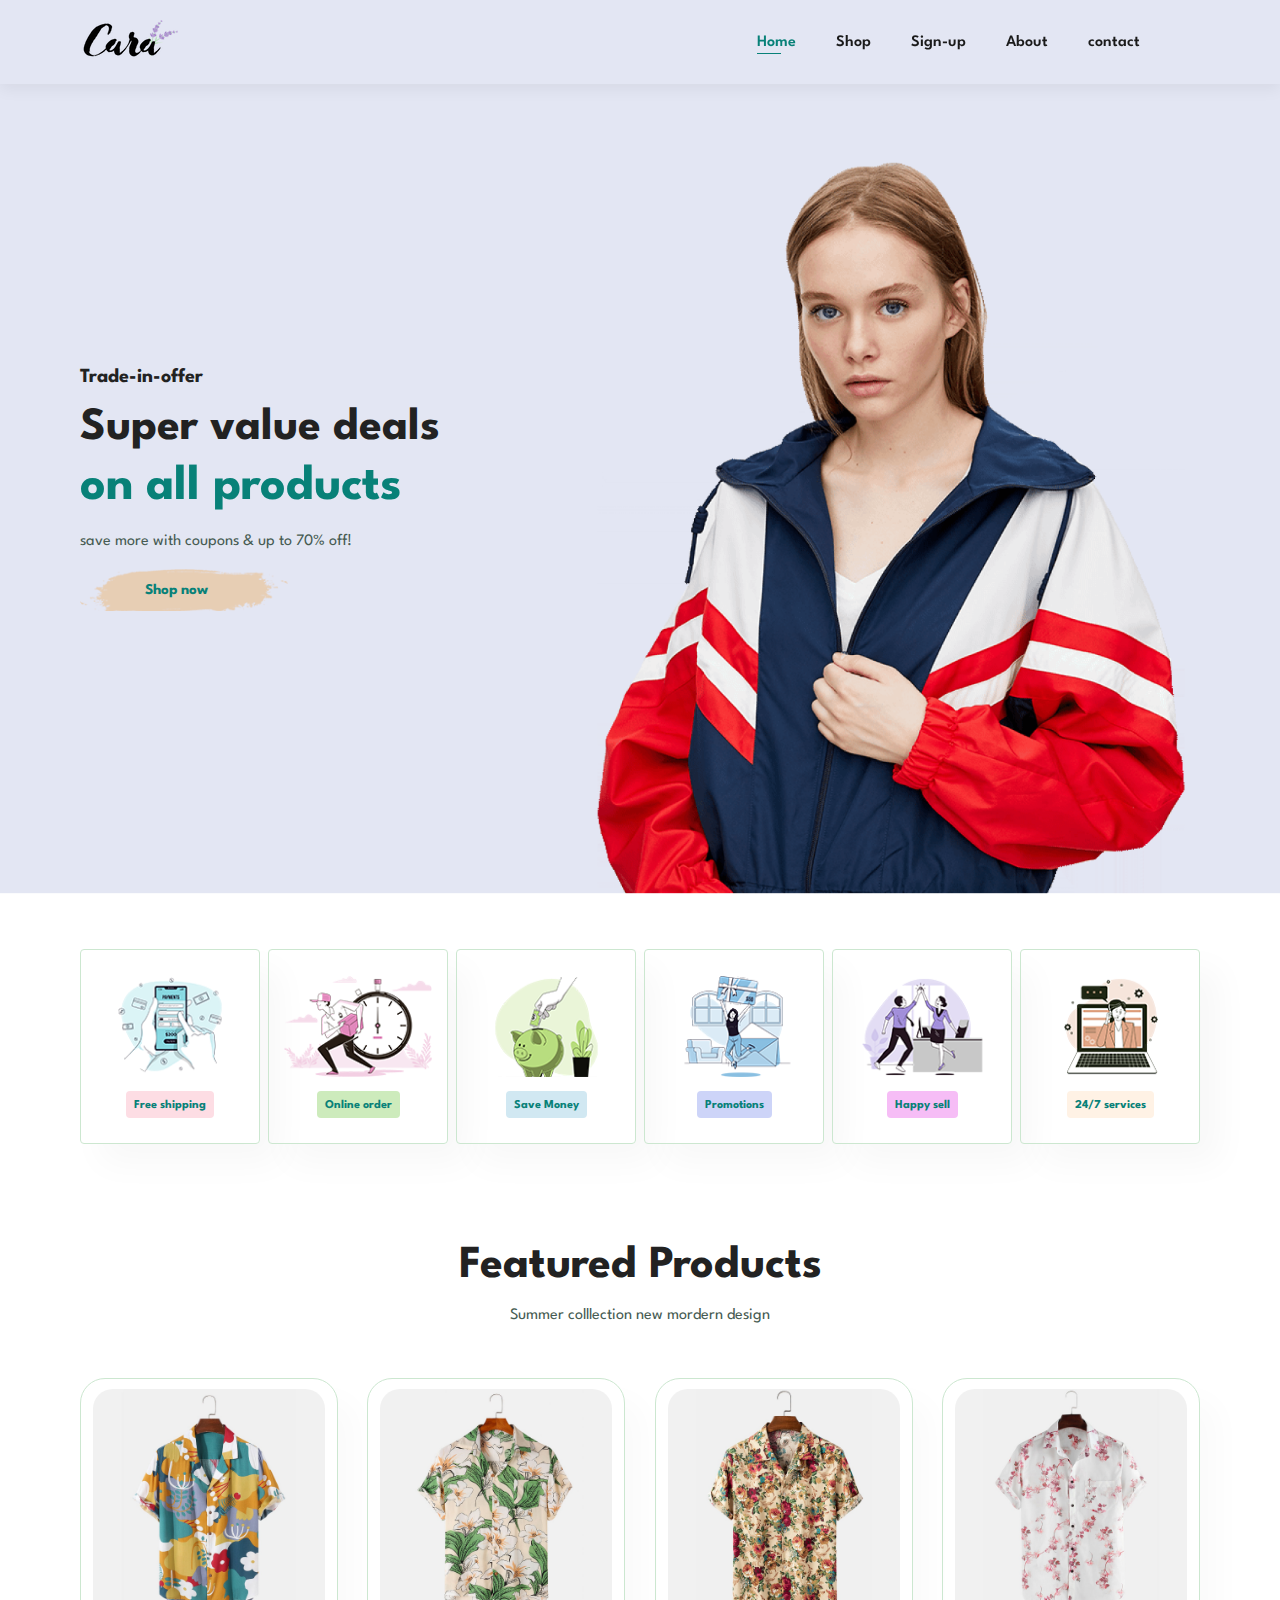
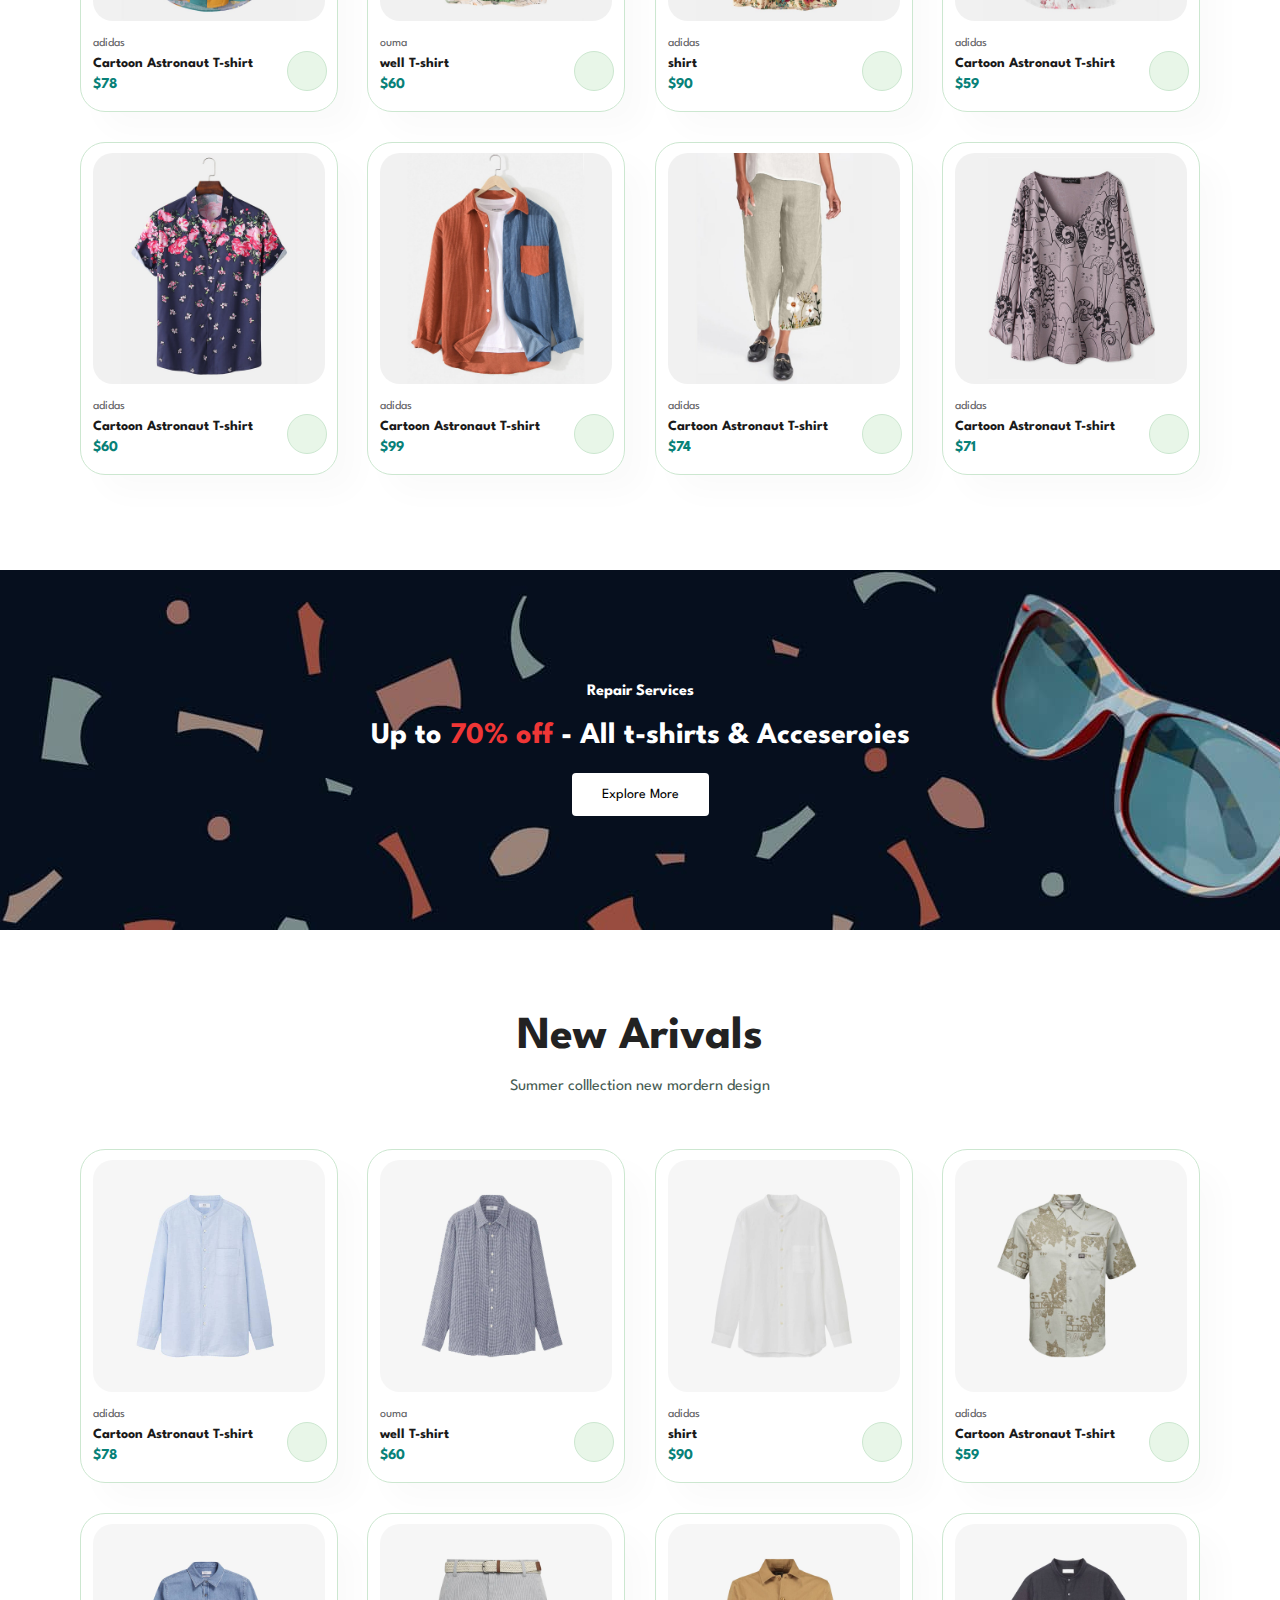
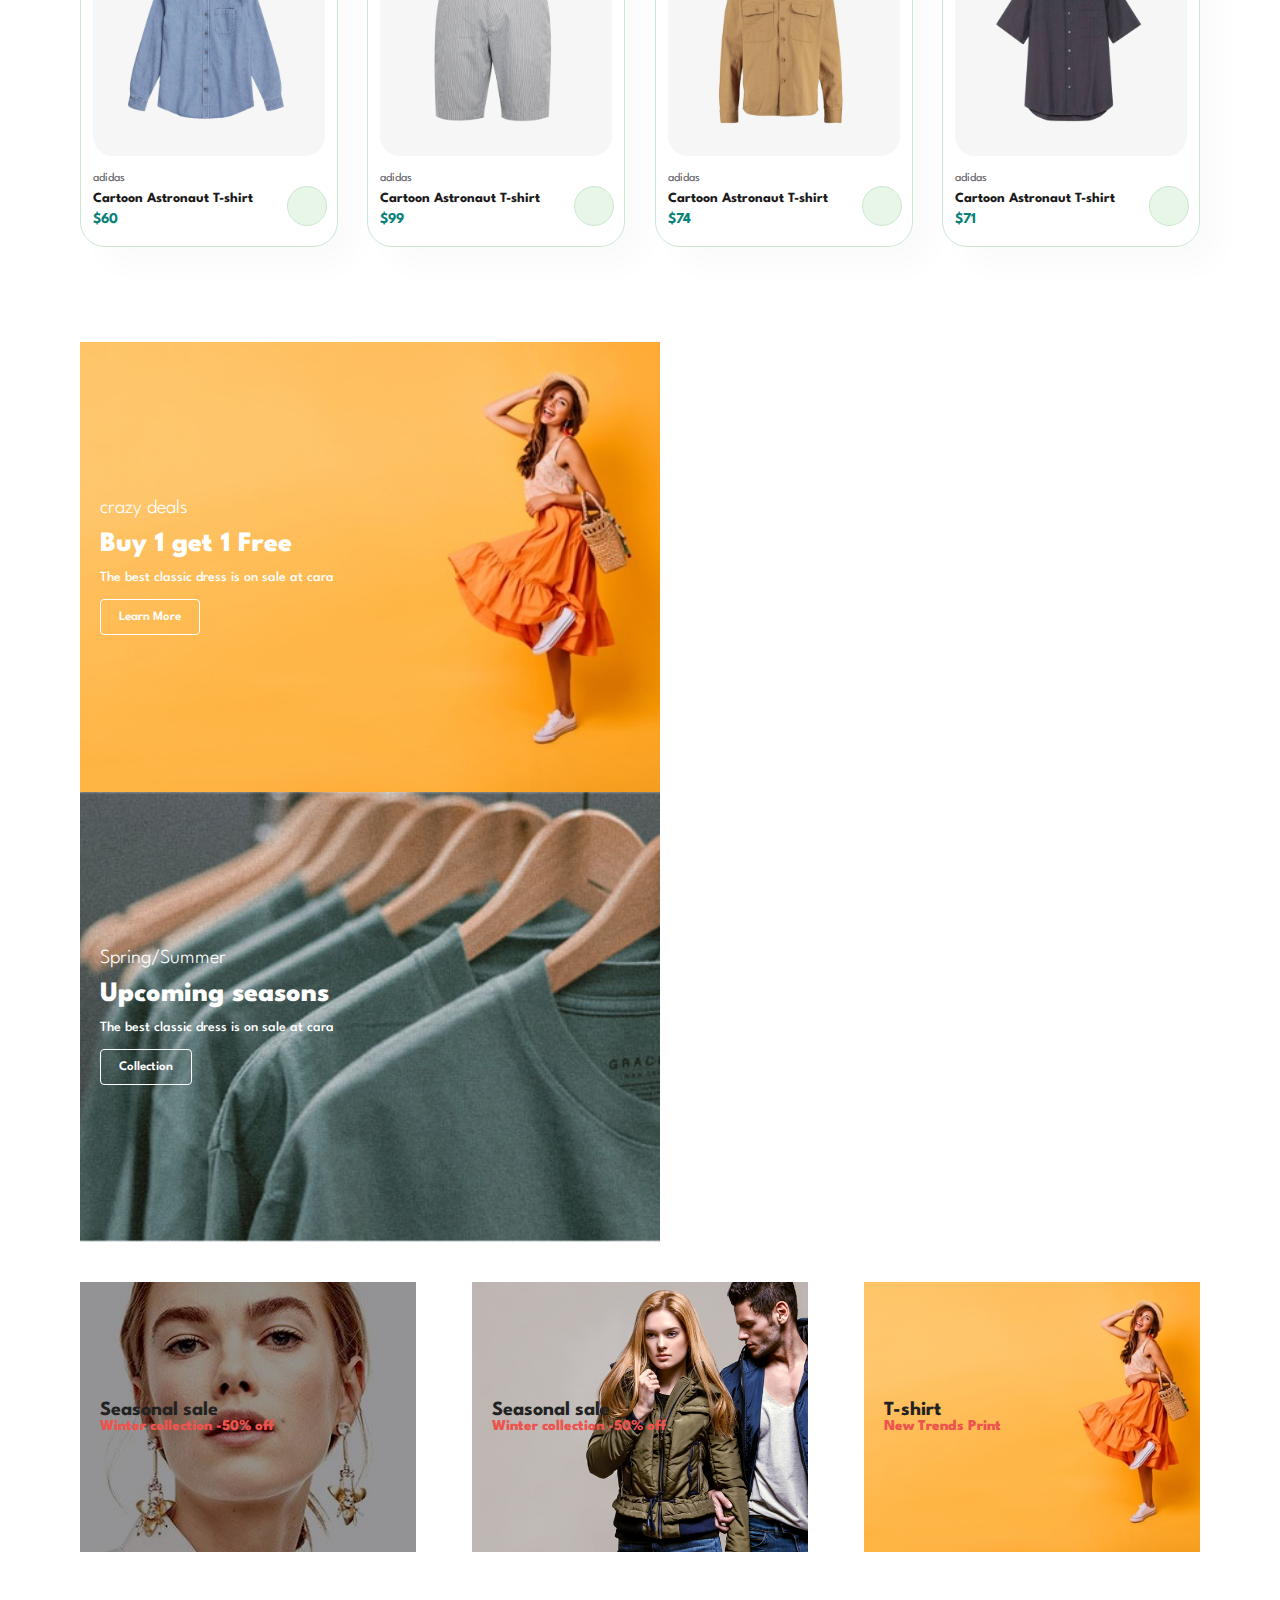
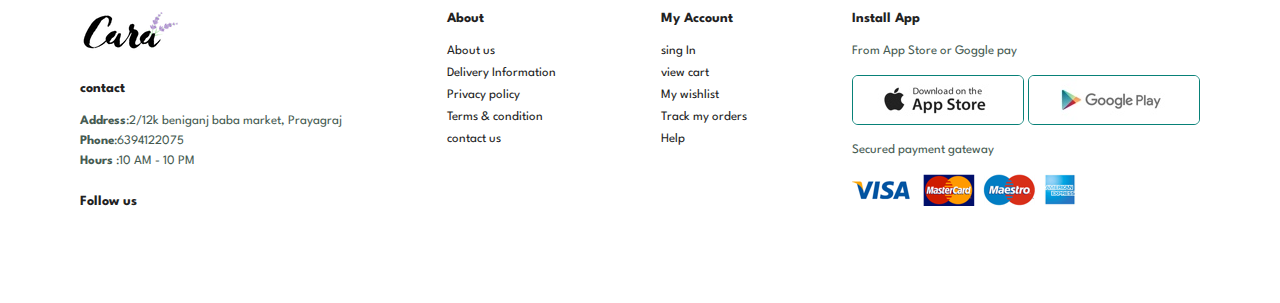
<file: index.html>
<!DOCTYPE html>
<html lang="en">

<head>
    <meta charset="UTF-8">
    <meta http-equiv="X-UA-Compatible" content="IE=edge">
    <meta name="viewport" content="width=device-width, initial-scale=1.0">
    <title> Ecommerce website</title>
    <link rel="stylesheet" href="https://cdnjs.cloudflare.com/ajax/libs/font-awesome/6.6.0/css/all.min.css"
        integrity="sha512-Kc323vGBEqzTmouAECnVceyQqyqdsSiqLQISBL29aUW4U/M7pSPA/gEUZQqv1cwx4OnYxTxve5UMg5GT6L4JJg=="
        crossorigin="anonymous" referrerpolicy="no-referrer" />


    <link rel="stylesheet" href="style.css">
</head>

<body>
    <section id="header">
        <a href="index.html"><img src="img/logo.png" class="logo"></a>

        <div>
            <ul id="navbar">
                <li><a class="active" href="index.html">Home</a></li>
                <li><a href="shop.html">Shop</a></li>
                <li><a href="signup.html">Sign-up</a></li>
                <li><a href="about.html">About</a></li>
                <li><a href="contact.html">contact</a></li>
                <li id="lg-bag"><a href="cart.html"><i class="fa-solid fa-bag-shopping"></i></a></li>
                <a href="#"><i id="close" class="fa-solid fa-xmark "></i></a>
            </ul>
        </div>
        <div id="mobile">
            <a href="cart.html"><i class="fa-solid fa-bag-shopping"></i></a>
            <i id="bar" class="fa-solid fa-bars"></i>
            
            
        </div>
    </section>

    <section id="hero">
        <h4>Trade-in-offer</h4>
        <h2>Super value deals</h2>
        <h1>on all products</h1>
        <p>save more with coupons & up to 70% off! </p>
        <button>Shop now</button>
    </section>

    <section id="feature" class="section-p1">
        <div class="fe-box" > 
            <img src="img/features/f1.png">
            <h6>Free shipping</h6>
        </div>
        <div class="fe-box">
            <img src="img/features/f2.png">
            <h6>Online order</h6>
        </div>
        <div class="fe-box">
            <img src="img/features/f3.png">
            <h6>Save Money</h6>
        </div>
        <div class="fe-box">
            <img src="img/features/f4.png">
            <h6>Promotions</h6>
        </div>
        <div class="fe-box">
            <img src="img/features/f5.png">
            <h6>Happy sell</h6>
        </div>
        <div class="fe-box">
            <img src="img/features/f6.png">
            <h6>24/7 services</h6>
        </div>

    </section>

    <section id="product1" class="section-p1">
        <h2>Featured Products</h2>
        <p>Summer colllection new mordern design</p>
        <div class="pro-container">
            <div class="pro" onclick="window.location.href='sproduct.html';">
                <img src="img/products/f1.jpg" alt="">
                <div class="des">
                    <span>adidas</span>
                    <h5>Cartoon Astronaut T-shirt</h5>
                    <div class="star">
                        <i class="fa-solid fa-star"></i>
                        <i class="fa-solid fa-star"></i>
                        <i class="fa-solid fa-star"></i>
                        <i class="fa-solid fa-star"></i>
                        <i class="fa-solid fa-star"></i>
                    </div>
                    <h4>$78</h4>

                </div>
                <a href="#"><i class="fa-solid fa-cart-shopping "></i></a>
            </div>

            <div class="pro">
                <img src="img/products/f2.jpg" alt="">
                <div class="des">
                    <span>ouma</span>
                    <h5>well T-shirt</h5>
                    <div class="star">
                        <i class="fa-solid fa-star"></i>
                        <i class="fa-solid fa-star"></i>
                        <i class="fa-solid fa-star"></i>
                        <i class="fa-solid fa-star"></i>
                        <i class="fa-solid fa-star"></i>
                    </div>
                    <h4>$60</h4>

                </div>
                <a href="#"><i class="fa-solid fa-cart-shopping "></i></a>
            </div>

            <div class="pro">
                <img src="img/products/f3.jpg" alt="">
                <div class="des">
                    <span>adidas</span>
                    <h5>shirt</h5>
                    <div class="star">
                        <i class="fa-solid fa-star"></i>
                        <i class="fa-solid fa-star"></i>
                        <i class="fa-solid fa-star"></i>
                        <i class="fa-solid fa-star"></i>
                        <i class="fa-solid fa-star"></i>
                    </div>
                    <h4>$90</h4>

                </div>
                <a href="#"><i class="fa-solid fa-cart-shopping "></i></a>
            </div>

            <div class="pro">
                <img src="img/products/f4.jpg" alt="">
                <div class="des">
                    <span>adidas</span>
                    <h5>Cartoon Astronaut T-shirt</h5>
                    <div class="star">
                        <i class="fa-solid fa-star"></i>
                        <i class="fa-solid fa-star"></i>
                        <i class="fa-solid fa-star"></i>
                        <i class="fa-solid fa-star"></i>
                        <i class="fa-solid fa-star"></i>
                    </div>
                    <h4>$59</h4>

                </div>
                <a href="#"><i class="fa-solid fa-cart-shopping "></i></a>
            </div>
            
            <div class="pro">
                <img src="img/products/f5.jpg" alt="">
                <div class="des">
                    <span>adidas</span>
                    <h5>Cartoon Astronaut T-shirt</h5>
                    <div class="star">
                        <i class="fa-solid fa-star"></i>
                        <i class="fa-solid fa-star"></i>
                        <i class="fa-solid fa-star"></i>
                        <i class="fa-solid fa-star"></i>
                        <i class="fa-solid fa-star"></i>
                    </div>
                    <h4>$60</h4>

                </div>
                <a href="#"><i class="fa-solid fa-cart-shopping "></i></a>
            </div>
            <div class="pro">
                <img src="img/products/f6.jpg" alt="">
                <div class="des">
                    <span>adidas</span>
                    <h5>Cartoon Astronaut T-shirt</h5>
                    <div class="star">
                        <i class="fa-solid fa-star"></i>
                        <i class="fa-solid fa-star"></i>
                        <i class="fa-solid fa-star"></i>
                        <i class="fa-solid fa-star"></i>
                        <i class="fa-solid fa-star"></i>
                    </div>
                    <h4>$99</h4>

                </div>
                <a href="#"><i class="fa-solid fa-cart-shopping "></i></a>
            </div>
            <div class="pro">
                <img src="img/products/f7.jpg" alt="">
                <div class="des">
                    <span>adidas</span>
                    <h5>Cartoon Astronaut T-shirt</h5>
                    <div class="star">
                        <i class="fa-solid fa-star"></i>
                        <i class="fa-solid fa-star"></i>
                        <i class="fa-solid fa-star"></i>
                        <i class="fa-solid fa-star"></i>
                        <i class="fa-solid fa-star"></i>
                    </div>
                    <h4>$74</h4>
                </div>
                <a href="#"><i class="fa-solid fa-cart-shopping "></i></a>
            </div>
            <div class="pro">
                <img src="img/products/f8.jpg" alt="">
                <div class="des">
                    <span>adidas</span>
                    <h5>Cartoon Astronaut T-shirt</h5>
                    <div class="star">
                        <i class="fa-solid fa-star"></i>
                        <i class="fa-solid fa-star"></i>
                        <i class="fa-solid fa-star"></i>
                        <i class="fa-solid fa-star"></i>
                        <i class="fa-solid fa-star"></i>
                    </div>
                    <h4>$71</h4>

                </div>
                <a href="#"><i class="fa-solid fa-cart-shopping "></i></a>
            </div>
            
        </div>
    </section>

    <section id="banner" class="section-m1">
        <h4>Repair Services</h4>
        <h2>Up to <span>70% off</span> - All t-shirts & Acceseroies</h2>
        <button class="normal">Explore More</button>
    </section>

    <section id="product1" class="section-p1">
        <h2>New Arivals</h2>
        <p>Summer colllection new mordern design</p>
        <div class="pro-container">
            <div class="pro">
                <img src="img/products/n1.jpg" alt="">
                <div class="des">
                    <span>adidas</span>
                    <h5>Cartoon Astronaut T-shirt</h5>
                    <div class="star">
                        <i class="fa-solid fa-star"></i>
                        <i class="fa-solid fa-star"></i>
                        <i class="fa-solid fa-star"></i>
                        <i class="fa-solid fa-star"></i>
                        <i class="fa-solid fa-star"></i>
                    </div>
                    <h4>$78</h4>

                </div>
                <a href="#"><i class="fa-solid fa-cart-shopping "></i></a>
            </div>

            <div class="pro">
                <img src="img/products/n2.jpg" alt="">
                <div class="des">
                    <span>ouma</span>
                    <h5>well T-shirt</h5>
                    <div class="star">
                        <i class="fa-solid fa-star"></i>
                        <i class="fa-solid fa-star"></i>
                        <i class="fa-solid fa-star"></i>
                        <i class="fa-solid fa-star"></i>
                        <i class="fa-solid fa-star"></i>
                    </div>
                    <h4>$60</h4>

                </div>
                <a href="#"><i class="fa-solid fa-cart-shopping "></i></a>
            </div>

            <div class="pro">
                <img src="img/products/n3.jpg" alt="">
                <div class="des">
                    <span>adidas</span>
                    <h5>shirt</h5>
                    <div class="star">
                        <i class="fa-solid fa-star"></i>
                        <i class="fa-solid fa-star"></i>
                        <i class="fa-solid fa-star"></i>
                        <i class="fa-solid fa-star"></i>
                        <i class="fa-solid fa-star"></i>
                    </div>
                    <h4>$90</h4>

                </div>
                <a href="#"><i class="fa-solid fa-cart-shopping "></i></a>
            </div>

            <div class="pro">
                <img src="img/products/n4.jpg" alt="">
                <div class="des">
                    <span>adidas</span>
                    <h5>Cartoon Astronaut T-shirt</h5>
                    <div class="star">
                        <i class="fa-solid fa-star"></i>
                        <i class="fa-solid fa-star"></i>
                        <i class="fa-solid fa-star"></i>
                        <i class="fa-solid fa-star"></i>
                        <i class="fa-solid fa-star"></i>
                    </div>
                    <h4>$59</h4>

                </div>
                <a href="#"><i class="fa-solid fa-cart-shopping "></i></a>
            </div>
            
            <div class="pro">
                <img src="img/products/n5.jpg" alt="">
                <div class="des">
                    <span>adidas</span>
                    <h5>Cartoon Astronaut T-shirt</h5>
                    <div class="star">
                        <i class="fa-solid fa-star"></i>
                        <i class="fa-solid fa-star"></i>
                        <i class="fa-solid fa-star"></i>
                        <i class="fa-solid fa-star"></i>
                        <i class="fa-solid fa-star"></i>
                    </div>
                    <h4>$60</h4>

                </div>
                <a href="#"><i class="fa-solid fa-cart-shopping "></i></a>
            </div>
            <div class="pro">
                <img src="img/products/n6.jpg" alt="">
                <div class="des">
                    <span>adidas</span>
                    <h5>Cartoon Astronaut T-shirt</h5>
                    <div class="star">
                        <i class="fa-solid fa-star"></i>
                        <i class="fa-solid fa-star"></i>
                        <i class="fa-solid fa-star"></i>
                        <i class="fa-solid fa-star"></i>
                        <i class="fa-solid fa-star"></i>
                    </div>
                    <h4>$99</h4>

                </div>
                <a href="#"><i class="fa-solid fa-cart-shopping "></i></a>
            </div>
            <div class="pro">
                <img src="img/products/n7.jpg" alt="">
                <div class="des">
                    <span>adidas</span>
                    <h5>Cartoon Astronaut T-shirt</h5>
                    <div class="star">
                        <i class="fa-solid fa-star"></i>
                        <i class="fa-solid fa-star"></i>
                        <i class="fa-solid fa-star"></i>
                        <i class="fa-solid fa-star"></i>
                        <i class="fa-solid fa-star"></i>
                    </div>
                    <h4>$74</h4>
                </div>
                <a href="#"><i class="fa-solid fa-cart-shopping "></i></a>
            </div>
            <div class="pro">
                <img src="img/products/n8.jpg" alt="">
                <div class="des">
                    <span>adidas</span>
                    <h5>Cartoon Astronaut T-shirt</h5>
                    <div class="star">
                        <i class="fa-solid fa-star"></i>
                        <i class="fa-solid fa-star"></i>
                        <i class="fa-solid fa-star"></i>
                        <i class="fa-solid fa-star"></i>
                        <i class="fa-solid fa-star"></i>
                    </div>
                    <h4>$71</h4>

                </div>
                <a href="#"><i class="fa-solid fa-cart-shopping "></i></a>
            </div>
            
        </div>
    </section>

    <section id="sm-banner" class="section-p1">
        <div class="banner-box">
            <h4>crazy deals</h4>
            <h2>Buy 1 get 1 Free</h2>
            <span>The best classic dress is on sale at cara</span>
            <button class="white">Learn More</button>
        </div>
        <div class="banner-box box-2">
            <h4>Spring/Summer</h4>
            <h2>Upcoming seasons</h2>
            <span>The best classic dress is on sale at cara</span>
            <button class="white">Collection</button>
        </div>
    </section>

    <section id="banner3">
        <div class="banner-box ">
            <h4>Seasonal sale</h4>
            <h3>Winter collection -50% off </h3>
            
        </div>
        <div class="banner-box bx-2">
            <h4>Seasonal sale</h4>
            <h3>Winter collection -50% off </h3>
            
        </div>
        <div class="banner-box bx-3">
            <h4>T-shirt</h4>
            <h3>New Trends Print</h3>
            
        </div>


    </section>
 
    
    
    <footer class="section-p1">
        <div class="col">
            <img  class="logo" src="img/logo.png" alt="">
            <h4>contact</h4>
            <p><strong>Address</strong>:2/12k beniganj baba market, Prayagraj</p>
            <p><strong>Phone</strong>:6394122075</p>
            <p><strong>Hours</strong> :10 AM - 10 PM </p>
            <div class="follow">
                <h4>Follow us</h4>
                <div class="icon">
                    <i class="fa-brands fa-twitter"></i>
                    <i class="fa-brands fa-facebook"></i>
                    <i class="fa-brands fa-instagram"></i>
                    <i class="fa-brands fa-pinterest"></i>
                    <i class="fa-brands fa-youtube"></i>                    
                </div>
            </div>

        </div>
        <div class="col">
            <h4>About</h4>
            <a href="">About us</a>
            <a href="">Delivery Information</a>
            <a href="">Privacy policy</a>
            <a href="">Terms & condition</a>
            <a href="">contact us</a>
        </div>
        <div class="col">
            <h4>My Account</h4>
            <a href="">sing In</a>
            <a href="">view cart </a>
            <a href="">My wishlist</a>
            <a href="">Track my orders</a>
            <a href="">Help</a>
        </div>
   
        <div class="col install">
        <h4>Install App</h4>
        <p>From App Store or Goggle pay</p>
        <div class="row">
            <img src="img/pay/app.jpg" alt="">
            <img src="img/pay/play.jpg" alt="">

        </div>
        <p>Secured payment gateway</p>
        <img src="img/pay/pay.png" alt="">
        </div>
    </footer>
    


    <script src="script.js"></script>
</body>

</html>
</file>
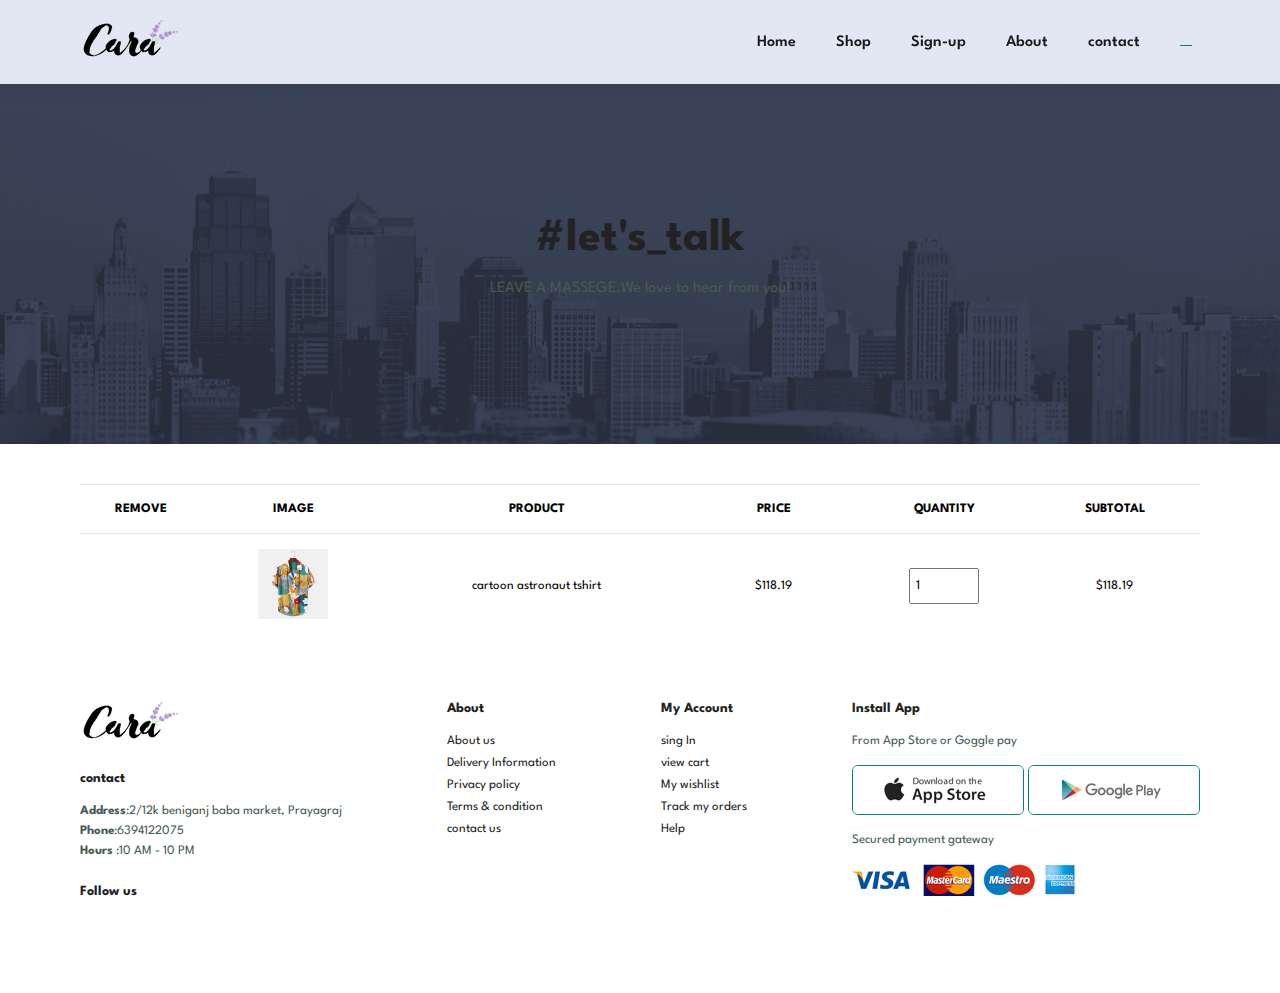
<file: cart.html>
<!DOCTYPE html>
<html lang="en">

<head>
    <meta charset="UTF-8">
    <meta http-equiv="X-UA-Compatible" content="IE=edge">
    <meta name="viewport" content="width=device-width, initial-scale=1.0">
    <title> Ecommerce website</title>
    <link rel="stylesheet" href="https://cdnjs.cloudflare.com/ajax/libs/font-awesome/6.6.0/css/all.min.css"
        integrity="sha512-Kc323vGBEqzTmouAECnVceyQqyqdsSiqLQISBL29aUW4U/M7pSPA/gEUZQqv1cwx4OnYxTxve5UMg5GT6L4JJg=="
        crossorigin="anonymous" referrerpolicy="no-referrer" />


    <link rel="stylesheet" href="style.css">
</head>

<body>
    <section id="header">
        <a href="index.html"><img src="img/logo.png" class="logo"></a>

        <div>
            <ul id="navbar">
                <li><a href="index.html">Home</a></li>
                <li><a href="shop.html">Shop</a></li>
                <li><a href="signup.html">Sign-up</a></li>
                <li><a href="about.html">About</a></li>
                <li><a  href="contact.html">contact</a></li>
                <li><a class="active" href="cart.html"><i class="fa-solid fa-bag-shopping"></i></a></li>
            </ul>
        </div>
        <div id="mobile">
            <a href="cart.html"><i class="fa-solid fa-bag-shopping"></i></a>
            <i id="bar" class="fa-solid fa-bars"></i>
            
            
        </div>
    </section>

    <section class="contact-header">
        <h2>#let's_talk </h2>
        <p>LEAVE A MASSEGE.We love to hear from you! </p>
    </section>

    <section id="cart" class="section-p1">
        <table width="100%">
            <thead>
                <tr>
                    <td>Remove</td>
                    <td>Image</td>
                    <td>Product</td>
                    <td>Price</td>
                    <td>Quantity</td>
                    <td>subtotal</td>
                </tr>
            </thead>
            <tbody>
                <tr>
                    <td><a href="#"></a><i class="fa-solid fa-xmark"></i></a></td>
                    <td><img src="img/products/f1.jpg" alt=""></td>
                    <td>cartoon astronaut tshirt</td>
                    <td>$118.19</td>
                    <td><input type="number" value="1"></td>
                    <td>$118.19</td>
                </tr>
            </tbody>
        </table>
    </section>

    

    <footer class="section-p1">
        <div class="col">
            <img class="logo" src="img/logo.png" alt="">
            <h4>contact</h4>
            <p><strong>Address</strong>:2/12k beniganj baba market, Prayagraj</p>
            <p><strong>Phone</strong>:6394122075</p>
            <p><strong>Hours</strong> :10 AM - 10 PM </p>
            <div class="follow">
                <h4>Follow us</h4>
                <div class="icon">
                    <i class="fa-brands fa-twitter"></i>
                    <i class="fa-brands fa-facebook"></i>
                    <i class="fa-brands fa-instagram"></i>
                    <i class="fa-brands fa-pinterest"></i>
                    <i class="fa-brands fa-youtube"></i>
                </div>
            </div>

        </div>
        <div class="col">
            <h4>About</h4>
            <a href="">About us</a>
            <a href="">Delivery Information</a>
            <a href="">Privacy policy</a>
            <a href="">Terms & condition</a>
            <a href="">contact us</a>
        </div>
        <div class="col">
            <h4>My Account</h4>
            <a href="">sing In</a>
            <a href="">view cart </a>
            <a href="">My wishlist</a>
            <a href="">Track my orders</a>
            <a href="">Help</a>
        </div>
        <div class="col install">
            <h4>Install App</h4>
            <p>From App Store or Goggle pay</p>
            <div class="row">
                <img src="img/pay/app.jpg" alt="">
                <img src="img/pay/play.jpg" alt="">

            </div>
            <p>Secured payment gateway</p>
            <img src="img/pay/pay.png" alt="">
        </div>
    </footer>


    <script src="script.js"></script>
</body>

</html>
</file>
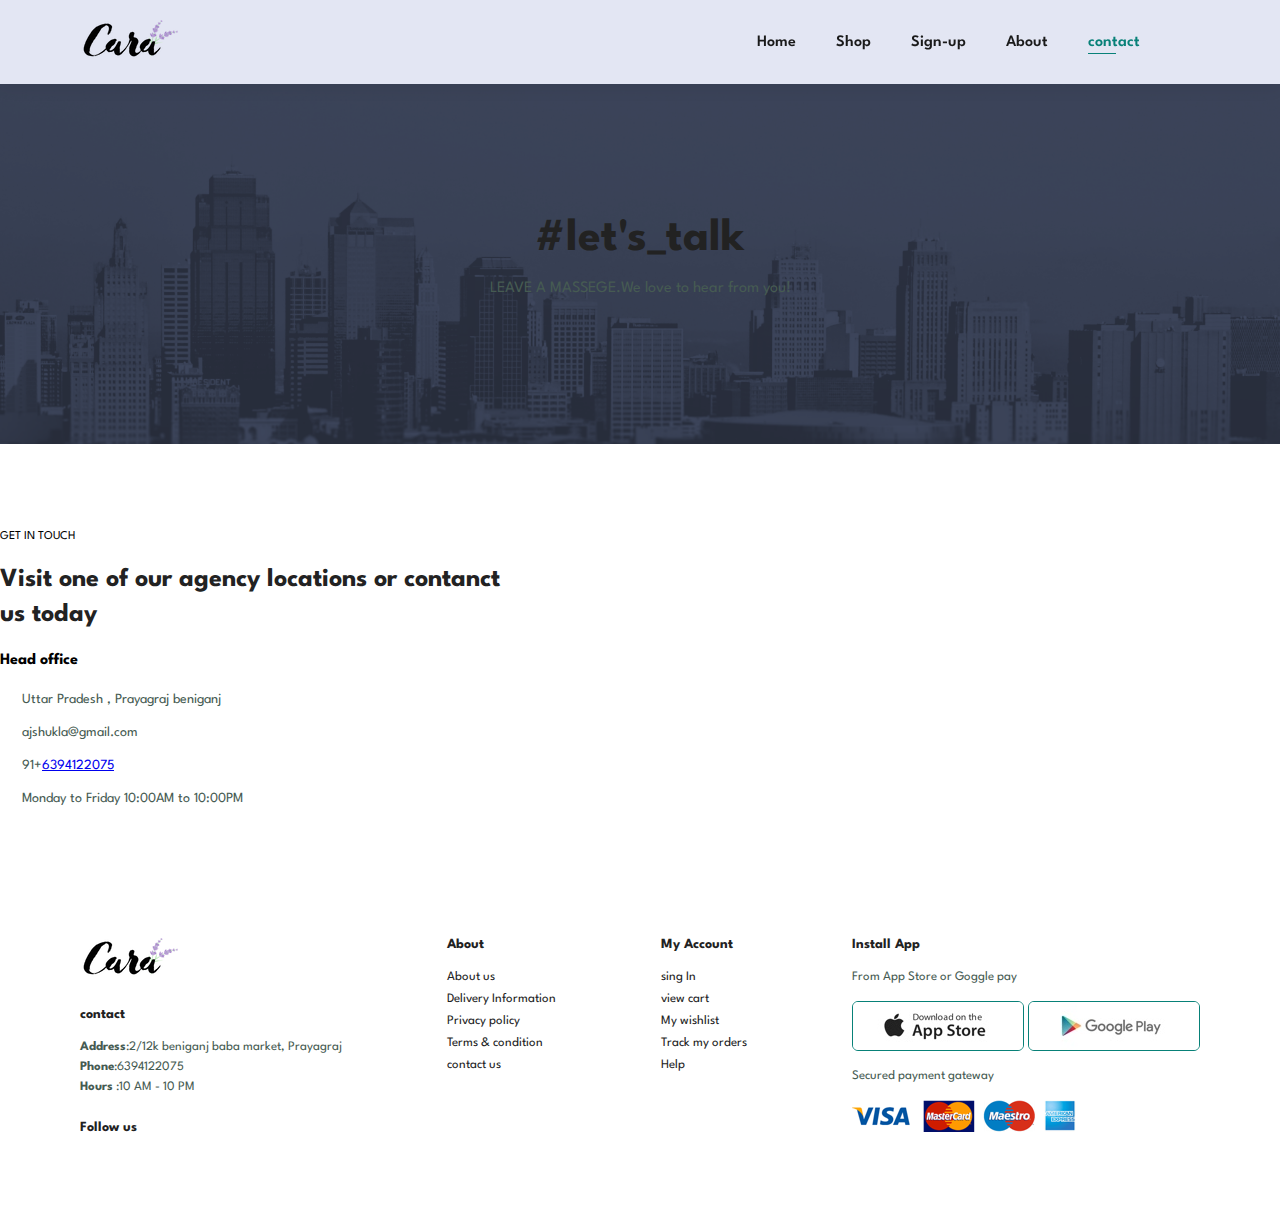
<file: contact.html>
<!DOCTYPE html>
<html lang="en">

<head>
    <meta charset="UTF-8">
    <meta http-equiv="X-UA-Compatible" content="IE=edge">
    <meta name="viewport" content="width=device-width, initial-scale=1.0">
    <title> Ecommerce website</title>
    <link rel="stylesheet" href="https://cdnjs.cloudflare.com/ajax/libs/font-awesome/6.6.0/css/all.min.css"
        integrity="sha512-Kc323vGBEqzTmouAECnVceyQqyqdsSiqLQISBL29aUW4U/M7pSPA/gEUZQqv1cwx4OnYxTxve5UMg5GT6L4JJg=="
        crossorigin="anonymous" referrerpolicy="no-referrer" />


    <link rel="stylesheet" href="style.css">
</head>

<body>
    <section id="header">
        <a href="index.html"><img src="img/logo.png" class="logo"></a>

        <div>
            <ul id="navbar">
                <li><a href="index.html">Home</a></li>
                <li><a href="shop.html">Shop</a></li>
                <li><a href="signup.html">Sign-up</a></li>
                <li><a href="about.html">About</a></li>
                <li><a class="active" href="contact.html">contact</a></li>
                <li><a href="cart.html"><i class="fa-solid fa-bag-shopping"></i></a></li>
            </ul>
        </div>
        <div id="mobile">
            <a href="cart.html"><i class="fa-solid fa-bag-shopping"></i></a>
            <i id="bar" class="fa-solid fa-bars"></i>
            
            
        </div>
    </section>

    <section class="contact-header">
        <h2>#let's_talk </h2>
        <p>LEAVE A MASSEGE.We love to hear from you! </p>
    </section>

    <section id="contact-details">
        <div class="details">
            <span>GET IN TOUCH</span>
            <h2>Visit one of our agency locations or contanct us today</h2>
            <h3>Head office</h3>
            <div>
                <li>
                    <i class="fa-solid fa-location-dot"></i>
                    <p>Uttar Pradesh , Prayagraj beniganj </p>
                </li>
                <li>
                    <i class="fa-solid fa-envelope"></i>
                    <p>ajshukla@gmail.com</p>
                </li>
                <li>
                    <i class="fa-solid fa-phone"></i>
                    <p>91+<a href="tel:6394122075">6394122075</a></p>
                </li>
                <li>
                    <i class="fa-regular fa-clock"></i>
                    <p>Monday to Friday 10:00AM to 10:00PM</p>
                </li>
            </div>
            
        </div>
        <div class="map">
                <iframe
                    src="https://www.google.com/maps/embed?pb=!1m18!1m12!1m3!1d14412.797563084949!2d81.79257675433512!3d25.43159660598958!2m3!1f0!2f0!3f0!3m2!1i1024!2i768!4f13.1!3m3!1m2!1s0x399acb121874d6bd%3A0xe5b44040d691ff0e!2sRajesh%20Pan%20Bhandar!5e0!3m2!1sen!2sin!4v1723559843516!5m2!1sen!2sin"
                    width="600" height="450" style="border:0;" allowfullscreen="" loading="lazy"
                    referrerpolicy="no-referrer-when-downgrade"></iframe>

            </div>

    </section>

    <footer class="section-p1">
        <div class="col">
            <img class="logo" src="img/logo.png" alt="">
            <h4>contact</h4>
            <p><strong>Address</strong>:2/12k beniganj baba market, Prayagraj</p>
            <p><strong>Phone</strong>:6394122075</p>
            <p><strong>Hours</strong> :10 AM - 10 PM </p>
            <div class="follow">
                <h4>Follow us</h4>
                <div class="icon">
                    <i class="fa-brands fa-twitter"></i>
                    <i class="fa-brands fa-facebook"></i>
                    <i class="fa-brands fa-instagram"></i>
                    <i class="fa-brands fa-pinterest"></i>
                    <i class="fa-brands fa-youtube"></i>
                </div>
            </div>

        </div>
        <div class="col">
            <h4>About</h4>
            <a href="">About us</a>
            <a href="">Delivery Information</a>
            <a href="">Privacy policy</a>
            <a href="">Terms & condition</a>
            <a href="">contact us</a>
        </div>
        <div class="col">
            <h4>My Account</h4>
            <a href="">sing In</a>
            <a href="">view cart </a>
            <a href="">My wishlist</a>
            <a href="">Track my orders</a>
            <a href="">Help</a>
        </div>
        <div class="col install">
            <h4>Install App</h4>
            <p>From App Store or Goggle pay</p>
            <div class="row">
                <img src="img/pay/app.jpg" alt="">
                <img src="img/pay/play.jpg" alt="">

            </div>
            <p>Secured payment gateway</p>
            <img src="img/pay/pay.png" alt="">
        </div>
    </footer>


    <script src="script.js"></script>
</body>

</html>
</file>
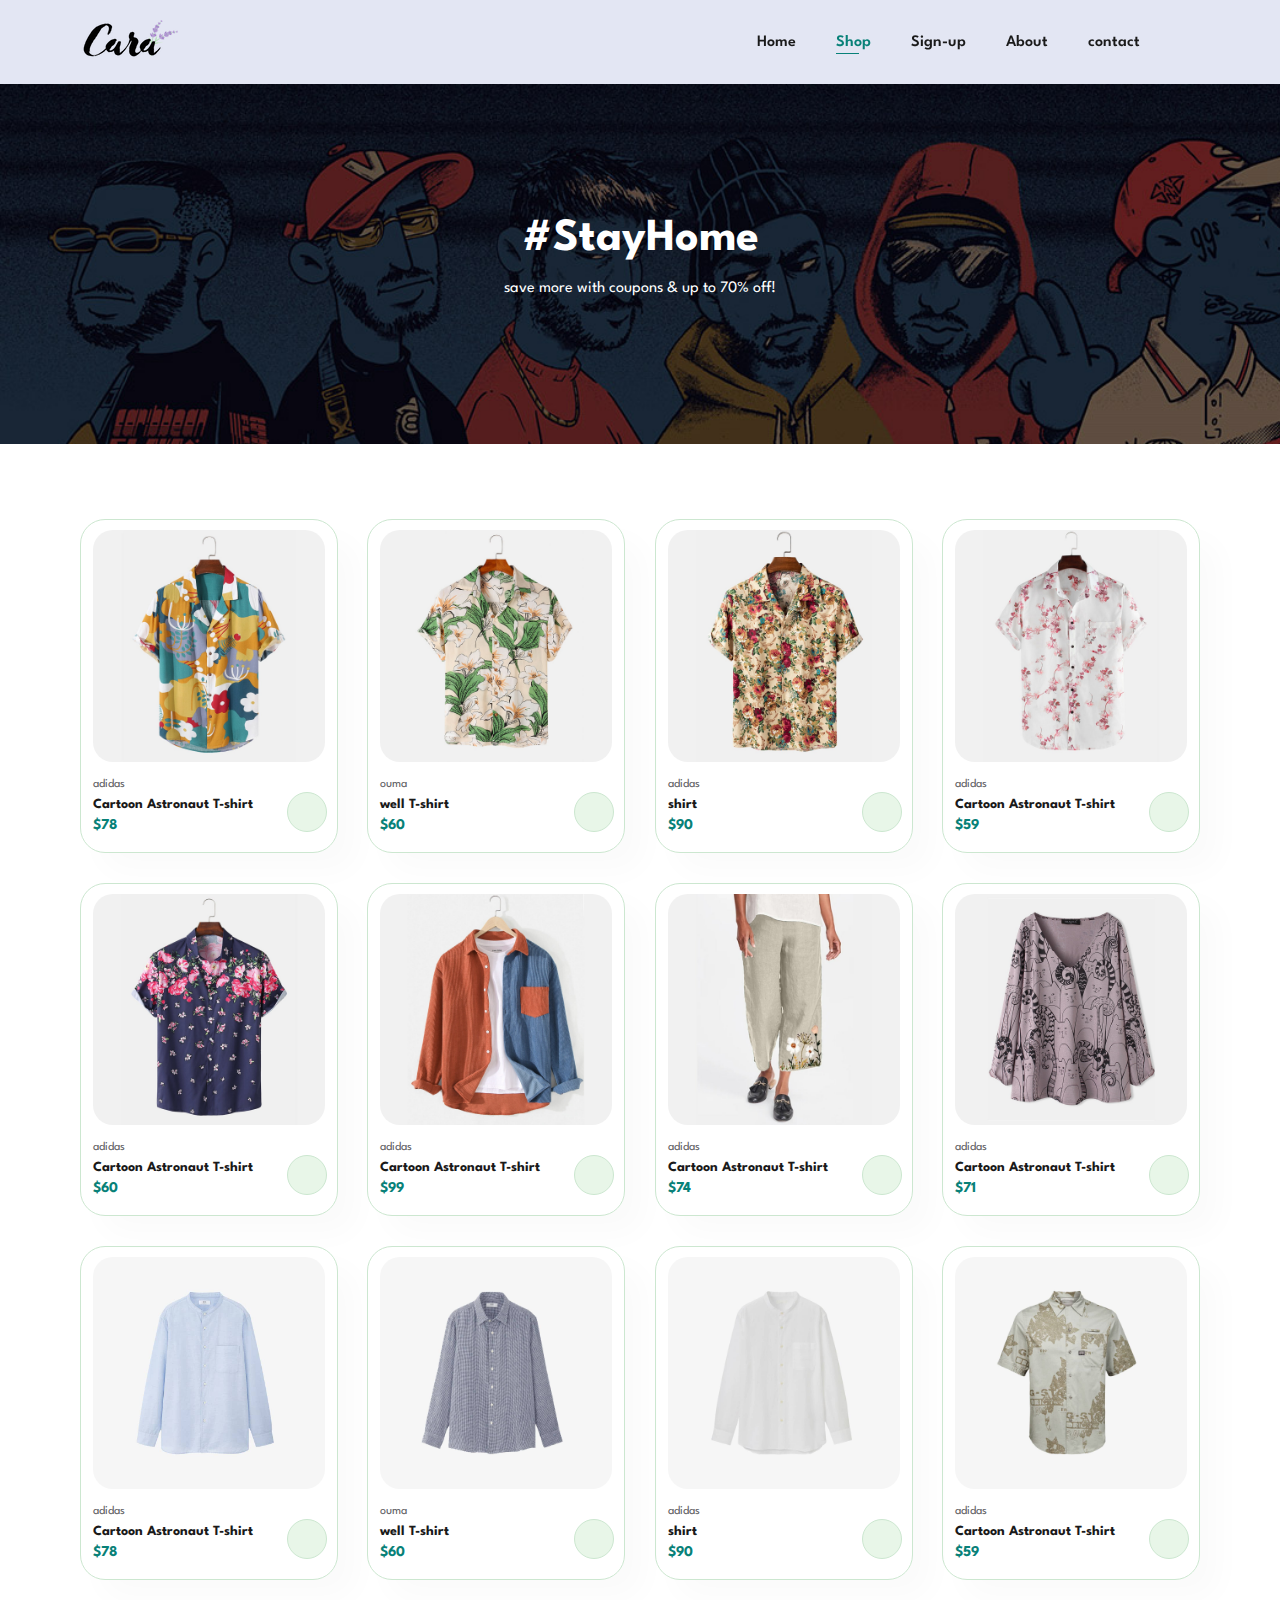
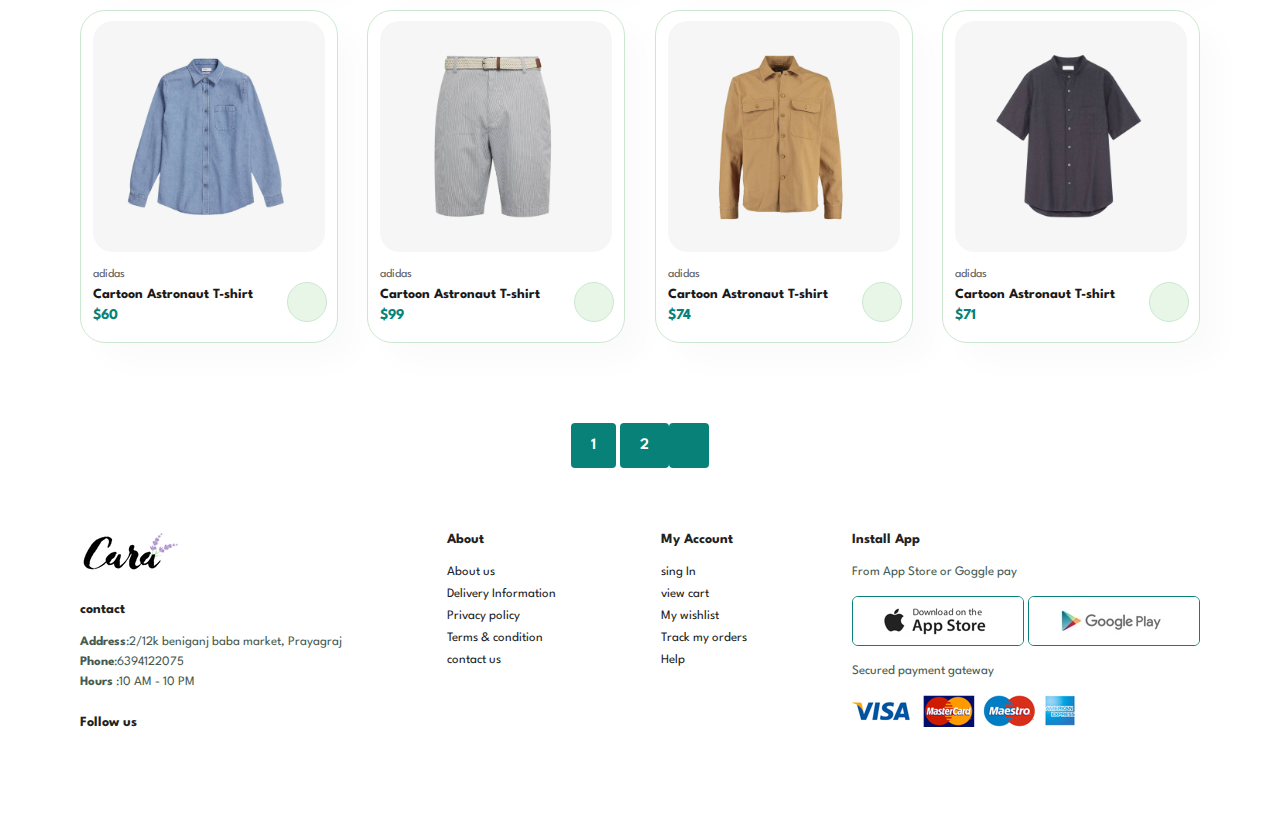
<file: shop.html>
<!DOCTYPE html>
<html lang="en">

<head>
    <meta charset="UTF-8">
    <meta http-equiv="X-UA-Compatible" content="IE=edge">
    <meta name="viewport" content="width=device-width, initial-scale=1.0">
    <title> Ecommerce website</title>
    <link rel="stylesheet" href="https://cdnjs.cloudflare.com/ajax/libs/font-awesome/6.6.0/css/all.min.css"
        integrity="sha512-Kc323vGBEqzTmouAECnVceyQqyqdsSiqLQISBL29aUW4U/M7pSPA/gEUZQqv1cwx4OnYxTxve5UMg5GT6L4JJg=="
        crossorigin="anonymous" referrerpolicy="no-referrer" />


    <link rel="stylesheet" href="style.css">
</head>

<body>
    <section id="header">
        <a href="index.html"><img src="img/logo.png" class="logo"></a>

        <div>
            <ul id="navbar">
                <li><a  href="index.html">Home</a></li>
                <li><a class="active"  href="shop.html">Shop</a></li>
                <li><a href="signup.html">Sign-up</a></li>
                <li><a href="about.html">About</a></li>
                <li><a href="contact.html">contact</a></li>
                <li><a href="cart.html"><i class="fa-solid fa-bag-shopping"></i></a></li>
            </ul>
        </div>
        <div id="mobile">
            <a href="cart.html"><i class="fa-solid fa-bag-shopping"></i></a>
            <i id="bar" class="fa-solid fa-bars"></i>
            
            
        </div>
    </section>

    <section id="page-header">
        
        <h2>#StayHome</h2>
        
        <p>save more with coupons & up to 70% off! </p>
        
    </section>

    
    <section id="product1" class="section-p1">
        
        <div class="pro-container">
            <div class="pro" onclick="window.location.href='sproduct.html';">
                <img src="img/products/f1.jpg" alt="">
                <div class="des">
                    <span>adidas</span>
                    <h5>Cartoon Astronaut T-shirt</h5>
                    <div class="star">
                        <i class="fa-solid fa-star"></i>
                        <i class="fa-solid fa-star"></i>
                        <i class="fa-solid fa-star"></i>
                        <i class="fa-solid fa-star"></i>
                        <i class="fa-solid fa-star"></i>
                    </div>
                    <h4>$78</h4>

                </div>
                <a href="#"><i class="fa-solid fa-cart-shopping "></i></a>
            </div>

            <div class="pro" onclick="window.location.href='sproduct.html';">
                <img src="img/products/f2.jpg" alt="">
                <div class="des">
                    <span>ouma</span>
                    <h5>well T-shirt</h5>
                    <div class="star">
                        <i class="fa-solid fa-star"></i>
                        <i class="fa-solid fa-star"></i>
                        <i class="fa-solid fa-star"></i>
                        <i class="fa-solid fa-star"></i>
                        <i class="fa-solid fa-star"></i>
                    </div>
                    <h4>$60</h4>

                </div>
                <a href="#"><i class="fa-solid fa-cart-shopping "></i></a>
            </div>

            <div class="pro">
                <img src="img/products/f3.jpg" alt="">
                <div class="des">
                    <span>adidas</span>
                    <h5>shirt</h5>
                    <div class="star">
                        <i class="fa-solid fa-star"></i>
                        <i class="fa-solid fa-star"></i>
                        <i class="fa-solid fa-star"></i>
                        <i class="fa-solid fa-star"></i>
                        <i class="fa-solid fa-star"></i>
                    </div>
                    <h4>$90</h4>

                </div>
                <a href="#"><i class="fa-solid fa-cart-shopping "></i></a>
            </div>

            <div class="pro">
                <img src="img/products/f4.jpg" alt="">
                <div class="des">
                    <span>adidas</span>
                    <h5>Cartoon Astronaut T-shirt</h5>
                    <div class="star">
                        <i class="fa-solid fa-star"></i>
                        <i class="fa-solid fa-star"></i>
                        <i class="fa-solid fa-star"></i>
                        <i class="fa-solid fa-star"></i>
                        <i class="fa-solid fa-star"></i>
                    </div>
                    <h4>$59</h4>

                </div>
                <a href="#"><i class="fa-solid fa-cart-shopping "></i></a>
            </div>
            
            <div class="pro">
                <img src="img/products/f5.jpg" alt="">
                <div class="des">
                    <span>adidas</span>
                    <h5>Cartoon Astronaut T-shirt</h5>
                    <div class="star">
                        <i class="fa-solid fa-star"></i>
                        <i class="fa-solid fa-star"></i>
                        <i class="fa-solid fa-star"></i>
                        <i class="fa-solid fa-star"></i>
                        <i class="fa-solid fa-star"></i>
                    </div>
                    <h4>$60</h4>

                </div>
                <a href="#"><i class="fa-solid fa-cart-shopping "></i></a>
            </div>
            <div class="pro">
                <img src="img/products/f6.jpg" alt="">
                <div class="des">
                    <span>adidas</span>
                    <h5>Cartoon Astronaut T-shirt</h5>
                    <div class="star">
                        <i class="fa-solid fa-star"></i>
                        <i class="fa-solid fa-star"></i>
                        <i class="fa-solid fa-star"></i>
                        <i class="fa-solid fa-star"></i>
                        <i class="fa-solid fa-star"></i>
                    </div>
                    <h4>$99</h4>

                </div>
                <a href="#"><i class="fa-solid fa-cart-shopping "></i></a>
            </div>
            <div class="pro">
                <img src="img/products/f7.jpg" alt="">
                <div class="des">
                    <span>adidas</span>
                    <h5>Cartoon Astronaut T-shirt</h5>
                    <div class="star">
                        <i class="fa-solid fa-star"></i>
                        <i class="fa-solid fa-star"></i>
                        <i class="fa-solid fa-star"></i>
                        <i class="fa-solid fa-star"></i>
                        <i class="fa-solid fa-star"></i>
                    </div>
                    <h4>$74</h4>
                </div>
                <a href="#"><i class="fa-solid fa-cart-shopping "></i></a>
            </div>
            <div class="pro">
                <img src="img/products/f8.jpg" alt="">
                <div class="des">
                    <span>adidas</span>
                    <h5>Cartoon Astronaut T-shirt</h5>
                    <div class="star">
                        <i class="fa-solid fa-star"></i>
                        <i class="fa-solid fa-star"></i>
                        <i class="fa-solid fa-star"></i>
                        <i class="fa-solid fa-star"></i>
                        <i class="fa-solid fa-star"></i>
                    </div>
                    <h4>$71</h4>

                </div>
                <a href="#"><i class="fa-solid fa-cart-shopping "></i></a>
            </div>
            <div class="pro">
                <img src="img/products/n1.jpg" alt="">
                <div class="des">
                    <span>adidas</span>
                    <h5>Cartoon Astronaut T-shirt</h5>
                    <div class="star">
                        <i class="fa-solid fa-star"></i>
                        <i class="fa-solid fa-star"></i>
                        <i class="fa-solid fa-star"></i>
                        <i class="fa-solid fa-star"></i>
                        <i class="fa-solid fa-star"></i>
                    </div>
                    <h4>$78</h4>

                </div>
                <a href="#"><i class="fa-solid fa-cart-shopping "></i></a>
            </div>

            <div class="pro">
                <img src="img/products/n2.jpg" alt="">
                <div class="des">
                    <span>ouma</span>
                    <h5>well T-shirt</h5>
                    <div class="star">
                        <i class="fa-solid fa-star"></i>
                        <i class="fa-solid fa-star"></i>
                        <i class="fa-solid fa-star"></i>
                        <i class="fa-solid fa-star"></i>
                        <i class="fa-solid fa-star"></i>
                    </div>
                    <h4>$60</h4>

                </div>
                <a href="#"><i class="fa-solid fa-cart-shopping "></i></a>
            </div>

            <div class="pro">
                <img src="img/products/n3.jpg" alt="">
                <div class="des">
                    <span>adidas</span>
                    <h5>shirt</h5>
                    <div class="star">
                        <i class="fa-solid fa-star"></i>
                        <i class="fa-solid fa-star"></i>
                        <i class="fa-solid fa-star"></i>
                        <i class="fa-solid fa-star"></i>
                        <i class="fa-solid fa-star"></i>
                    </div>
                    <h4>$90</h4>

                </div>
                <a href="#"><i class="fa-solid fa-cart-shopping "></i></a>
            </div>

            <div class="pro">
                <img src="img/products/n4.jpg" alt="">
                <div class="des">
                    <span>adidas</span>
                    <h5>Cartoon Astronaut T-shirt</h5>
                    <div class="star">
                        <i class="fa-solid fa-star"></i>
                        <i class="fa-solid fa-star"></i>
                        <i class="fa-solid fa-star"></i>
                        <i class="fa-solid fa-star"></i>
                        <i class="fa-solid fa-star"></i>
                    </div>
                    <h4>$59</h4>

                </div>
                <a href="#"><i class="fa-solid fa-cart-shopping "></i></a>
            </div>
            
            <div class="pro">
                <img src="img/products/n5.jpg" alt="">
                <div class="des">
                    <span>adidas</span>
                    <h5>Cartoon Astronaut T-shirt</h5>
                    <div class="star">
                        <i class="fa-solid fa-star"></i>
                        <i class="fa-solid fa-star"></i>
                        <i class="fa-solid fa-star"></i>
                        <i class="fa-solid fa-star"></i>
                        <i class="fa-solid fa-star"></i>
                    </div>
                    <h4>$60</h4>

                </div>
                <a href="#"><i class="fa-solid fa-cart-shopping "></i></a>
            </div>
            <div class="pro">
                <img src="img/products/n6.jpg" alt="">
                <div class="des">
                    <span>adidas</span>
                    <h5>Cartoon Astronaut T-shirt</h5>
                    <div class="star">
                        <i class="fa-solid fa-star"></i>
                        <i class="fa-solid fa-star"></i>
                        <i class="fa-solid fa-star"></i>
                        <i class="fa-solid fa-star"></i>
                        <i class="fa-solid fa-star"></i>
                    </div>
                    <h4>$99</h4>

                </div>
                <a href="#"><i class="fa-solid fa-cart-shopping "></i></a>
            </div>
            <div class="pro">
                <img src="img/products/n7.jpg" alt="">
                <div class="des">
                    <span>adidas</span>
                    <h5>Cartoon Astronaut T-shirt</h5>
                    <div class="star">
                        <i class="fa-solid fa-star"></i>
                        <i class="fa-solid fa-star"></i>
                        <i class="fa-solid fa-star"></i>
                        <i class="fa-solid fa-star"></i>
                        <i class="fa-solid fa-star"></i>
                    </div>
                    <h4>$74</h4>
                </div>
                <a href="#"><i class="fa-solid fa-cart-shopping "></i></a>
            </div>
            <div class="pro">
                <img src="img/products/n8.jpg" alt="">
                <div class="des">
                    <span>adidas</span>
                    <h5>Cartoon Astronaut T-shirt</h5>
                    <div class="star">
                        <i class="fa-solid fa-star"></i>
                        <i class="fa-solid fa-star"></i>
                        <i class="fa-solid fa-star"></i>
                        <i class="fa-solid fa-star"></i>
                        <i class="fa-solid fa-star"></i>
                    </div>
                    <h4>$71</h4>

                </div>
                <a href="#"><i class="fa-solid fa-cart-shopping "></i></a>
            </div>
            
        </div>
    </section>

    <section id="pagination" class="section-p1">
        <a href="#">1</a>
        <a href="#">2</a>
        <a href="#"><i class="fa-solid fa-arrow-right"></i></a>
    </section>
    

    
 
   
    
    <footer class="section-p1">
        <div class="col">
            <img  class="logo" src="img/logo.png" alt="">
            <h4>contact</h4>
            <p><strong>Address</strong>:2/12k beniganj baba market, Prayagraj</p>
            <p><strong>Phone</strong>:6394122075</p>
            <p><strong>Hours</strong> :10 AM - 10 PM </p>
            <div class="follow">
                <h4>Follow us</h4>
                <div class="icon">
                    <i class="fa-brands fa-twitter"></i>
                    <i class="fa-brands fa-facebook"></i>
                    <i class="fa-brands fa-instagram"></i>
                    <i class="fa-brands fa-pinterest"></i>
                    <i class="fa-brands fa-youtube"></i>                    
                </div>
            </div>

        </div>
        <div class="col">
            <h4>About</h4>
            <a href="">About us</a>
            <a href="">Delivery Information</a>
            <a href="">Privacy policy</a>
            <a href="">Terms & condition</a>
            <a href="">contact us</a>
        </div>
        <div class="col">
            <h4>My Account</h4>
            <a href="">sing In</a>
            <a href="">view cart </a>
            <a href="">My wishlist</a>
            <a href="">Track my orders</a>
            <a href="">Help</a>
        </div>
        <div class="col install">
        <h4>Install App</h4>
        <p>From App Store or Goggle pay</p>
        <div class="row">
            <img src="img/pay/app.jpg" alt="">
            <img src="img/pay/play.jpg" alt="">

         </div>
         <p>Secured payment gateway</p>
         <img src="img/pay/pay.png" alt="">
        </div>
    </footer>


    <script src="script.js"></script>
</body>

</html>
</file>
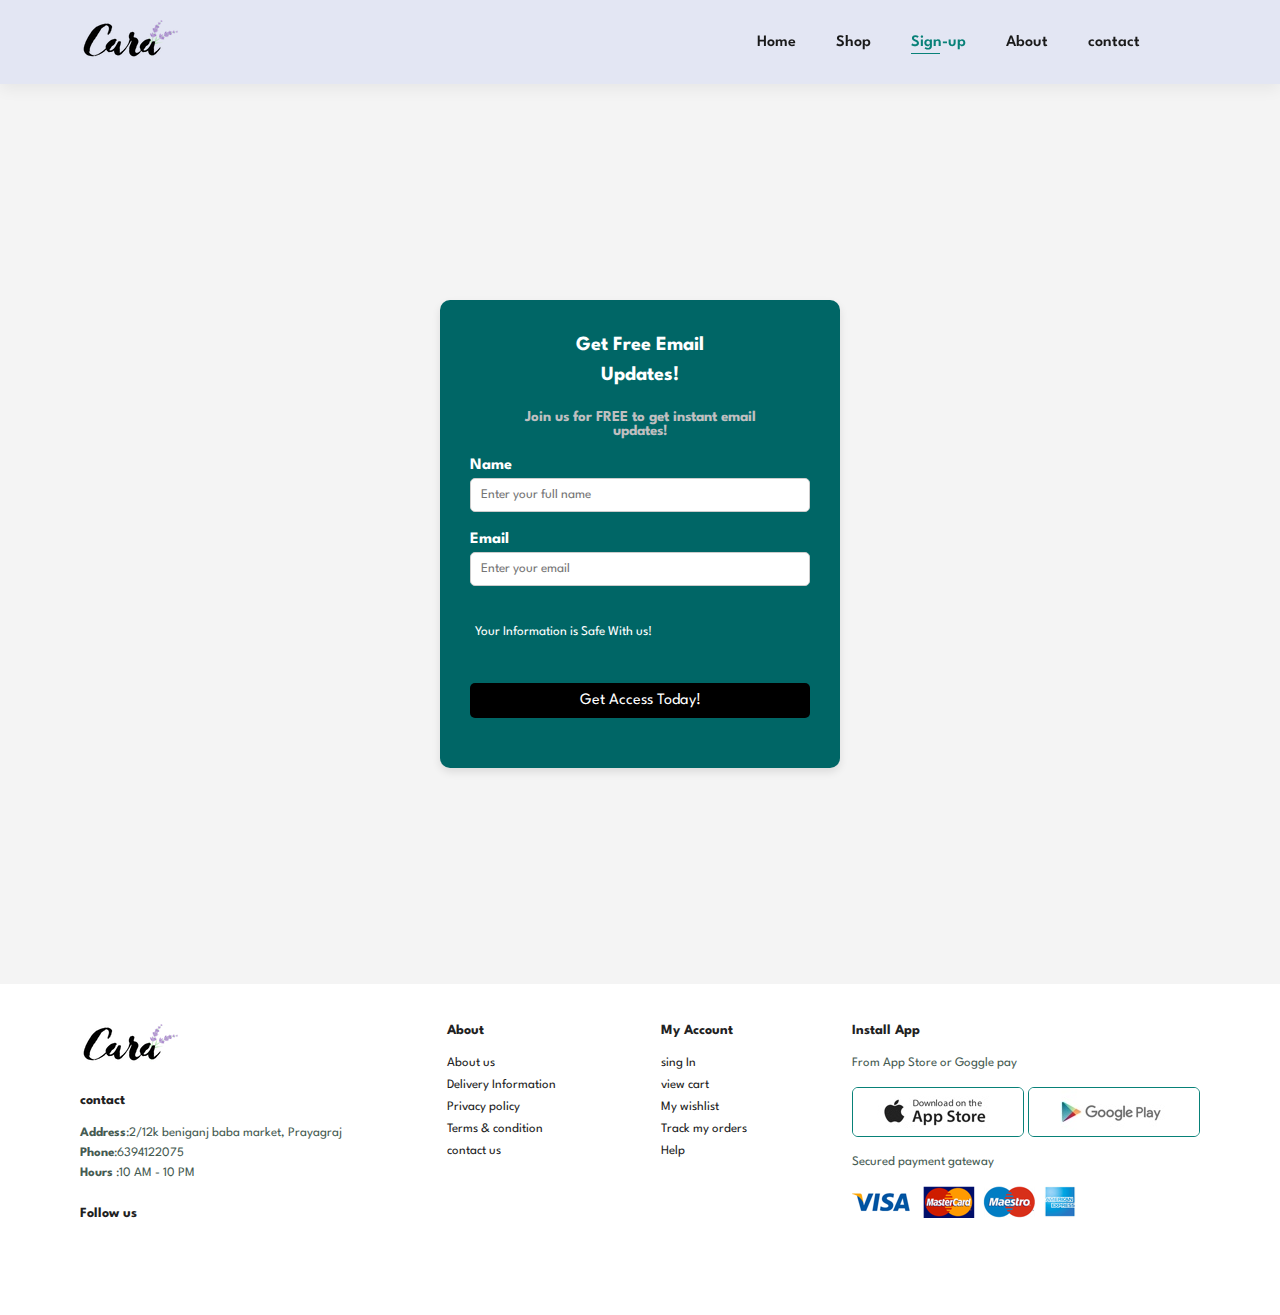
<file: signup.html>
<!DOCTYPE html>
<html lang="en">

<head>
    <meta charset="UTF-8">
    <meta name="viewport" content="width=device-width, initial-scale=1.0">
    <title>Sign Up</title>
    <link rel="stylesheet" href="style.css">
    <link rel="stylesheet" href="https://cdnjs.cloudflare.com/ajax/libs/font-awesome/6.6.0/css/all.min.css"
        integrity="sha512-Kc323vGBEqzTmouAECnVceyQqyqdsSiqLQISBL29aUW4U/M7pSPA/gEUZQqv1cwx4OnYxTxve5UMg5GT6L4JJg=="
        crossorigin="anonymous" referrerpolicy="no-referrer" />
</head>

<body>
    <section id="header">
        <a href="index.html"><img src="img/logo.png" class="logo"></a>

        <div>
            <ul id="navbar">
                <li><a href="index.html">Home</a></li>
                <li><a href="shop.html">Shop</a></li>
                <li><a class="active" href="signup.html">Sign-up</a></li>
                <li><a href="about.html">About</a></li>
                <li><a href="contact.html">contact</a></li>
                <li><a href="cart.html"><i class="fa-solid fa-bag-shopping"></i></a></li>
            </ul>
        </div>
        <div id="mobile">
            <a href="cart.html"><i class="fa-solid fa-bag-shopping"></i></a>
            <i id="bar" class="fa-solid fa-bars"></i>


        </div>
    </section>


    <div class="body-sign">
        <div class="signup-container">
            <h2>Get Free Email <br>
                Updates!</h2>
            <h4>Join us for FREE to get instant email <br>
                updates!</h4>
            <form id="signupForm"  onsubmit="sendEmail(); reset(); return false;">
                <div class="form-group">
                    <label for="name" class="sign">Name</label>
                    <input class="input-sign" type="text" id="name" placeholder="Enter your full name" required>
                </div>
                <div class="form-group">
                    <label for="email" class="sign">Email</label>
                    <input class="input-sign" type="email" id="email" placeholder="Enter your email" required>
                </div>
                <h5> <i class="fa-solid fa-lock"></i> Your Information is Safe With us!</h5>
                <br>
                <br>
                <br>
                <a href="index.html"><button type="submit" id="submitBtn" class="button-sign">Get Access
                        Today!</button></a>
            </form>
            <p id="error-message"></p>
        </div>
    </div>

    <footer class="section-p1">
        <div class="col">
            <img class="logo" src="img/logo.png" alt="">
            <h4>contact</h4>
            <p><strong>Address</strong>:2/12k beniganj baba market, Prayagraj</p>
            <p><strong>Phone</strong>:6394122075</p>
            <p><strong>Hours</strong> :10 AM - 10 PM </p>
            <div class="follow">
                <h4>Follow us</h4>
                <div class="icon">
                    <i class="fa-brands fa-twitter"></i>
                    <i class="fa-brands fa-facebook"></i>
                    <i class="fa-brands fa-instagram"></i>
                    <i class="fa-brands fa-pinterest"></i>
                    <i class="fa-brands fa-youtube"></i>
                </div>
            </div>

        </div>
        <div class="col">
            <h4>About</h4>
            <a href="">About us</a>
            <a href="">Delivery Information</a>
            <a href="">Privacy policy</a>
            <a href="">Terms & condition</a>
            <a href="">contact us</a>
        </div>
        <div class="col">
            <h4>My Account</h4>
            <a href="">sing In</a>
            <a href="">view cart </a>
            <a href="">My wishlist</a>
            <a href="">Track my orders</a>
            <a href="">Help</a>
        </div>
        <div class="col install">
            <h4>Install App</h4>
            <p>From App Store or Goggle pay</p>
            <div class="row">
                <img src="img/pay/app.jpg" alt="">
                <img src="img/pay/play.jpg" alt="">

            </div>
            <p>Secured payment gateway</p>
            <img src="img/pay/pay.png" alt="">
        </div>
    </footer>

    <script src="script.js"></script>
    <script src=" https://smtpjs.com/v3/smtp.js"></script>
    <script>

        function sendEmail() {
            Email.send({
                Host: "smtp.gmail.com",
                Username: "ajshukla179@gmail.com",
                Password : "password",
                To: 'ajshukla179@gmail.com',
                From: document.getElementById('email').value,
                Subject : "new email for query",
                Body : "And this is the body"
            }).then(
                message => alert(message)
            );
        }

    </script>
</body>

</html>
</file>
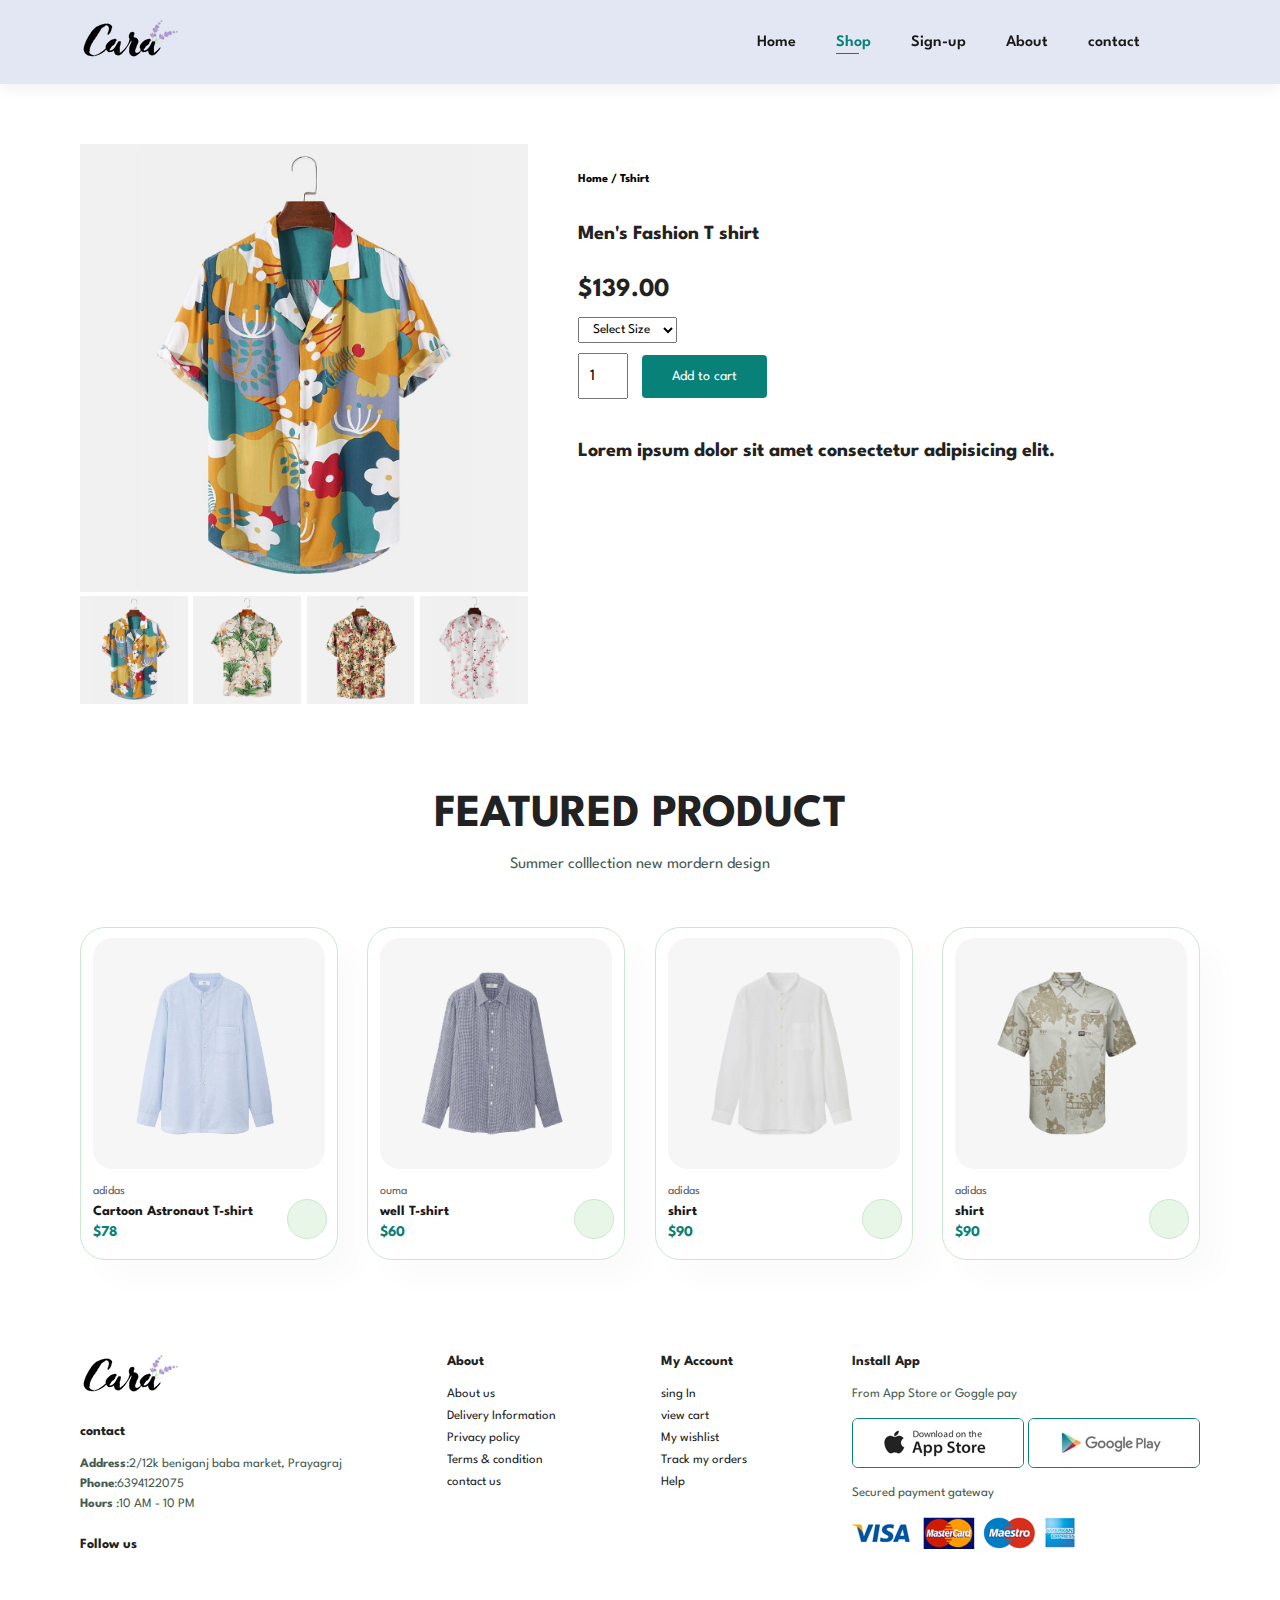
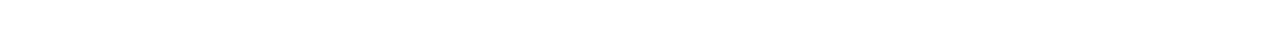
<file: sproduct.html>
<!DOCTYPE html>
<html lang="en">

<head>
    <meta charset="UTF-8">
    <meta http-equiv="X-UA-Compatible" content="IE=edge">
    <meta name="viewport" content="width=device-width, initial-scale=1.0">
    <title> Ecommerce website</title>
    <link rel="stylesheet" href="https://cdnjs.cloudflare.com/ajax/libs/font-awesome/6.6.0/css/all.min.css"
        integrity="sha512-Kc323vGBEqzTmouAECnVceyQqyqdsSiqLQISBL29aUW4U/M7pSPA/gEUZQqv1cwx4OnYxTxve5UMg5GT6L4JJg=="
        crossorigin="anonymous" referrerpolicy="no-referrer" />


    <link rel="stylesheet" href="style.css">
</head>

<body>
    <section id="header">
        <a href="index.html"><img src="img/logo.png" class="logo"></a>

        <div>
            <ul id="navbar">
                <li><a href="index.html">Home</a></li>
                <li><a class="active" href="shop.html">Shop</a></li>
                <li><a href="signup.html">Sign-up</a></li>
                <li><a href="about.html">About</a></li>
                <li><a href="contact.html">contact</a></li>
                <li><a href="cart.html"><i class="fa-solid fa-bag-shopping"></i></a></li>
            </ul>
        </div>
        <div id="mobile">
            <a href="cart.html"><i class="fa-solid fa-bag-shopping"></i></a>
            <i id="bar" class="fa-solid fa-bars"></i>
            
            
        </div>
    </section>

    <section id="pro-detail" class="section-p1">
        <div class="single-pro-img">
            <img src="img/products/f1.jpg" alt="" width="100%" id="Mainimg">


            <div class="sm-img-grp">
                <div class="sm-img-col">
                    <img src="img/products/f1.jpg" width="100%" class="smimg" alt="">
                </div>
                <div class="sm-img-col">
                    <img src="img/products/f2.jpg" width="100%" class="smimg" alt="">
                </div>
                <div class="sm-img-col">
                    <img src="img/products/f3.jpg" width="100%" class="smimg" alt="">
                </div>
                <div class="sm-img-col">
                    <img src="img/products/f4.jpg" width="100%" class="smimg" alt="">
                </div>
            </div>
        </div>
        <div class="single-pro-detail">
            <h6>Home / Tshirt</h6>
            <h4>Men's Fashion T shirt</h4>
            <h2>$139.00</h2>
            <select>
                <option>Select Size</option>
                <option>XXL</option>
                <option>XL</option>
                <option>L</option>
                <option>M</option>
                <option>S</option>
            </select>
            <input type="number" value="1">
            <a href="cart.html"><button  class="normal">Add to cart</button></a>
            <h4><span>Lorem ipsum dolor sit amet consectetur adipisicing elit. </span></h4>
        </div>

    </section>

    <section id="product1" class="section-p1">
        <h2>FEATURED PRODUCT</h2>
        <p>Summer colllection new mordern design</p>
        <div class="pro-container">
            <div class="pro">
                <img src="img/products/n1.jpg" alt="">
                <div class="des">
                    <span>adidas</span>
                    <h5>Cartoon Astronaut T-shirt</h5>
                    <div class="star">
                        <i class="fa-solid fa-star"></i>
                        <i class="fa-solid fa-star"></i>
                        <i class="fa-solid fa-star"></i>
                        <i class="fa-solid fa-star"></i>
                        <i class="fa-solid fa-star"></i>
                    </div>
                    <h4>$78</h4>

                </div>
                <a href="#"><i class="fa-solid fa-cart-shopping "></i></a>
            </div>

            <div class="pro">
                <img src="img/products/n2.jpg" alt="">
                <div class="des">
                    <span>ouma</span>
                    <h5>well T-shirt</h5>
                    <div class="star">
                        <i class="fa-solid fa-star"></i>
                        <i class="fa-solid fa-star"></i>
                        <i class="fa-solid fa-star"></i>
                        <i class="fa-solid fa-star"></i>
                        <i class="fa-solid fa-star"></i>
                    </div>
                    <h4>$60</h4>

                </div>
                <a href="#"><i class="fa-solid fa-cart-shopping "></i></a>
            </div>

            <div class="pro">
                <img src="img/products/n3.jpg" alt="">
                <div class="des">
                    <span>adidas</span>
                    <h5>shirt</h5>
                    <div class="star">
                        <i class="fa-solid fa-star"></i>
                        <i class="fa-solid fa-star"></i>
                        <i class="fa-solid fa-star"></i>
                        <i class="fa-solid fa-star"></i>
                        <i class="fa-solid fa-star"></i>
                    </div>
                    <h4>$90</h4>

                </div>
                <a href="#"><i class="fa-solid fa-cart-shopping "></i></a>


            </div>
            <div class="pro">
                <img src="img/products/n4.jpg" alt="">
                <div class="des">
                    <span>adidas</span>
                    <h5>shirt</h5>
                    <div class="star">
                        <i class="fa-solid fa-star"></i>
                        <i class="fa-solid fa-star"></i>
                        <i class="fa-solid fa-star"></i>
                        <i class="fa-solid fa-star"></i>
                        <i class="fa-solid fa-star"></i>
                    </div>
                    <h4>$90</h4>

                </div>
                <a href="#"><i class="fa-solid fa-cart-shopping "></i></a>


            </div>

        </div>
    </section>


    
    <footer class="section-p1">
        <div class="col">
            <img class="logo" src="img/logo.png" alt="">
            <h4>contact</h4>
            <p><strong>Address</strong>:2/12k beniganj baba market, Prayagraj</p>
            <p><strong>Phone</strong>:6394122075</p>
            <p><strong>Hours</strong> :10 AM - 10 PM </p>
            <div class="follow">
                <h4>Follow us</h4>
                <div class="icon">
                    <i class="fa-brands fa-twitter"></i>
                    <i class="fa-brands fa-facebook"></i>
                    <i class="fa-brands fa-instagram"></i>
                    <i class="fa-brands fa-pinterest"></i>
                    <i class="fa-brands fa-youtube"></i>
                </div>
            </div>

        </div>
        <div class="col">
            <h4>About</h4>
            <a href="">About us</a>
            <a href="">Delivery Information</a>
            <a href="">Privacy policy</a>
            <a href="">Terms & condition</a>
            <a href="">contact us</a>
        </div>
        <div class="col">
            <h4>My Account</h4>
            <a href="">sing In</a>
            <a href="">view cart </a>
            <a href="">My wishlist</a>
            <a href="">Track my orders</a>
            <a href="">Help</a>
        </div>
        <div class="col install">
            <h4>Install App</h4>
            <p>From App Store or Goggle pay</p>
            <div class="row">
                <img src="img/pay/app.jpg" alt="">
                <img src="img/pay/play.jpg" alt="">

            </div>
            <p>Secured payment gateway</p>
            <img src="img/pay/pay.png" alt="">
        </div>
    </footer>



    <script>
        var Mainimg=document.getElementById("Mainimg");
        var smallimg=document.getElementsByClassName("smimg");

        smallimg[0].onclick = function(){
            Mainimg.scr = smallimg[0].src;
        }
        smallimg[1].onclick = function(){
            Mainimg.scr = smallimg[1].src;
        }
        smallimg[2].onclick = function(){
            Mainimg.scr = smallimg[2].src;
        }
        smallimg[3].onclick = function(){
            Mainimg.scr = smallimg[3].src;
        }
    
    </script>

    <script src="script.js"></script>
</body>

</html>
</file>
<file: style.css>
@import url("https://fonts.googleapis.com/css2?family=Spartan:wght@100;200;300;400;500;600;700;800;900&display=swap");
* {
  margin: 0;
  padding: 0;
  box-sizing: border-box;
  font-family: "Spartan", sans-serif;
}

html {
  scroll-behavior: smooth;
}
h1 {
  font-size: 50px;
  line-height: 64px;
  color: #222;
}

h2 {
  font-size: 46px;
  line-height: 54px;
  color: #222;
}

h4 {
  font-size: 20px;
  color: #222;
}

h6 {
  font-weight: 700;
  font-size: 12px;
}

p {
  font-size: 16px;
  color: #465b52;
  margin: 15px 0 20px 0;
}

.section-p1 {
  padding: 40px 80px;

}

.section-m1 {
  margin: 40px 0;
}
button.normal {
  font-size: 14px;
  font-weight: 400;
  padding: 15px 30px;
  color: black;
  background-color: white;
  border-radius: 4px;
  cursor: pointer;
  border: none;
  outline: none;
  transition: 0.2s;

}
button.white {
  font-size: 13px;
  font-weight: 600;
  padding: 11px 18px;
  color: white;
  background-color: transparent;
  border-radius: 4px;
  cursor: pointer;
  border: 1px solid white;
  outline: none;
  transition: 0.2s;

}

body {
  width: 100%;
}

#header {
  display: flex;
  align-items: center;
  justify-content: space-between;
  padding: 20px 80px;
  background-color: #E3e6f3;
  box-shadow: 0 5px 15px rgba(0, 0, 0, 0.06); 
  z-index: 999;
  position: sticky;
  top: 0;
  left: 0;
}
#navbar {
  display: flex;
  align-items: center;
  justify-content: center;

}
#navbar li {
  padding: 0 20px;
  list-style: none;
  position: relative;
}
#navbar li a {
  text-decoration: none;
  font-size: 16px;
  font-weight: 600;
  color: #1a1a1a;
  transition: 0.3s ease;

}
#navbar li a:hover,
#navbar li a.active {
  color: #088178;
  
}

#navbar li a.active::after,
#navbar li a:hover::after {
  content: "";
  width: 30%;
  height: 1px;
  background: #088178;
  position: absolute;
  bottom: -4px;
  left: 20px;

}
#mobile{
  display: none;

}
#close{
  display: none;
}

#hero {
  background-image: url("img/hero4.png");
  height: 90vh;
  width: 100%;
  background-position: top 25% right 0;
  background-size: cover;
  padding: 0 80px;
  display: flex;
  flex-direction: column;
  align-items: flex-start;
  justify-content: center;
}
#hero h4 {
  padding-bottom: 15px;

}
#hero h1 {
  color: #088178;
}
#hero button {
  background-image: url("img/button.png");
  background-size: cover;
  background-color: transparent;
  color: #088178;
  border: none;
  padding: 14px 80px 14px 65px;
  background-repeat: no-repeat;
  cursor: pointer;
  font-weight: 700;
  font-size: 15px;
} 
#feature {
  display: flex;
  align-items: center;
  justify-content: space-between;
  flex-wrap: wrap;
}
#feature .fe-box {
   width: 180px;
   text-align: center;
   padding: 25px 15px;
   box-shadow: 20px 20px 34px rgba(0, 0, 0, 0.03);
   border: 1px solid #cce7d0;
   border-radius: 4px;
   margin: 15px 0;

}
#feature .fe-box:hover {
  box-shadow: 10px 10px 54px rgba(70, 62, 221, 0.1);
}
#feature .fe-box img{ 
  width: 100%;
  margin-bottom:10px ;
}
#feature .fe-box h6 {
  display: inline-block;
  padding: 9px 8px 6px 8px;
  line-height: 1;
  border-radius: 4px;
  color: #088178;
  background-color: #fddde4;
}
#feature .fe-box:nth-child(2) h6 {
  background-color: #cdebbc;
}
#feature .fe-box:nth-child(3) h6 {
  background-color: #d1e8f2;
}
#feature .fe-box:nth-child(4) h6 {
  background-color: #cdd4f8;
}
#feature .fe-box:nth-child(5) h6 {
  background-color: #f6bdf6;
}
#feature .fe-box:nth-child(6) h6 {
  background-color: #fff2e5;
}
#product1 {
   text-align: center;
}
#product1 .pro-container {
  display: flex;
  justify-content: space-between;
  padding-top:  20px ;
  flex-wrap: wrap;
}

#product1 .pro{
  width: 23%;
  min-width: 250px;
  padding: 10px 12px;
  border: 1px solid #cce7d0;
  border-radius: 25px;
  cursor: pointer;
  box-shadow: 20px 20px 30px rgba(0, 0, 0, 0.02);
  margin: 15px 0;
  transition: 0.2s ease;
  position: relative;
}
#product1 .pro:hover {
  box-shadow: 20px 20px 30px rgba(0, 0, 0, 0.06);
}

#product1 .pro img{
  width: 100%;
  border-radius: 20px;
}
#product1 .pro  .des {
  text-align: start;
  padding:10px 0;
}
#product1 .pro .des span {
  color: #606063;
  font-size: 12px;
}
#product1 .pro .des h5 {
  padding-top:7px;
  color: #1a1a1a;
  font-size: 14px;
}
#product1 .pro .des i{
  font-size: 12px;
  color:rgb(243, 181, 25) ;
}
#product1 .pro .des h4 {
  padding-top: 7px;
  font-size: 15px;
  font-weight: 700;
  color: #088178;

}
#product1 .pro .fa-cart-shopping {
  width: 40px;
  height: 40px;
  line-height: 40px;
  border-radius: 50px;
  background-color: #e8f6e8;
  font-weight: 500;
  color: #088178;
  border: 1px solid #cce7d0;
  position:absolute;
  bottom: 20px;
  right: 10px;
}
#banner {
  display: flex;
  flex-direction: column;
  justify-content: center;
  text-align: center;
  align-items: center;
  background-image: url("img/banner/b2.jpg");
  width: 100%;
  height: 40vh;
  background-size: cover;
  background-position: center;

}
#banner h4 {
  color: #fff;
  font-size: 16px;
}
#banner h2 {
  color: #fff;
  font-size: 30px;
  padding: 10px 0;
}

#banner h2 span {
  color: #ef3636;
  
}
#banner button:hover {
  background-color: #088178;
  color:  white;

}
#sm-banner {
  display: flex;
  justify-content: space-between;
  flex-wrap: wrap;
}

#sm-banner .banner-box {
  display: flex;
  flex-direction: column;
  justify-content: center;
  
  align-items: flex-start;
  background-image: url("img/banner/b17.jpg");
  min-width: 580px;
  height: 50vh;
  background-size: cover;
  background-position: center;
  padding: 20px;


}
#sm-banner .box-2{
  background-image: url("img/banner/b10.jpg");
}
#sm-banner h4 {
  color: white;
  font-size: 20px;
  font-weight: 300;

}
#sm-banner h2 {
  color: white;
  font-size: 28px;
  font-weight: 800;

}
#sm-banner span {
  color: white;
  font-size: 14px;
  font-weight: 500;
  padding-bottom: 15px;

}
#sm-banner .banner-box button:hover {
  background-color: #088178;
  border: 1px solid #088178;
}
#banner3 {
  display: flex;
  justify-content: space-between;
  align-items: center;
  padding: 0 80px;

}
#banner3 .banner-box {
  display: flex;
  flex-direction: column;
  justify-content: center;
  
  align-items: flex-start;
  background-image: url("img/banner/b7.jpg");
  min-width: 30%;
  height: 30vh;
  background-size: cover;
  background-position: center;
  padding: 20px;
  margin-bottom: 20px;

}
#banner3 .bx-2{
  background-image: url("img/banner/b4.jpg") ;

}
#banner3 .bx-3{
  background-image: url("img/banner/b17.jpg") ;

}

#banner3  h2 {
  color: #fff;
  font-weight: 900;
  font-size: 22px;
}
#banner3 h3 {
  color: #ec544e;
  font-weight: 800;
  font-size: 15px;
}
#newsletter {
  display: flex;
  flex-direction: column;
  justify-content: space-between;
  
  flex-wrap: wrap;
  
  background-image: url("img/banner/b14.png");
  background-repeat: no-repeat;
  background-position: 40px 50px;
  background-color: #041e42;
}
#newsletter h4 {
  font-size: 22px;
  font-weight: 700;
  color: white;
}
#newsletter p {
  font-size: 14px;
  font-weight: 600;
  color: #818ea0;

}
#newsletter p span {
  color:tan;
}
#newsletter .form{
  display: flex;
  width: 40%;
}
#newsletter input {
  left: 40px;
  height: 3.125rem;
  padding: 0 1.25rem;
  font-size: 14px;
  width: 100%;
  border: 1px solid transparent;
  border-radius: 4px;
  outline: none;
  border-top-right-radius: 0;
  border-bottom-right-radius: 0;
}

#newsletter button {
  background-color: #088178;
  color: white;
  white-space: nowrap;
  border-top-left-radius: 0;
  border-bottom-left-radius:0 ;
}


footer {
  display: flex;
  flex-wrap: wrap;
  justify-content: space-between;

}
footer .col {
  display: flex;
  flex-direction: column;
  align-items: flex-start;
  margin-bottom: 20px;
}
footer .logo {
  margin-bottom:30px; 
}
footer h4 {
  font-size: 14px;
  padding-bottom: 20px;
}
footer p {
  font-size: 13px;
  margin: 0 0 8px 0;

}
footer a {
  font-size: 13px;
  text-decoration: none;
  color: #222;
  margin-bottom: 10px;
}
footer .follow {
  margin-top: 20px;

}
footer .follow i{
  color: #465b52;
  padding-right: 4px;
  cursor: pointer;
  

}
.install .row  img {
  border: 1px solid #088178;
  border-radius: 6px;
}
.install img {
  margin: 10px 0 15px 0 ;
}
footer .follow i:hover,
footer a:hover {
  color: #088178;

}
#page-header {
  background-image: url("img/banner/b1.jpg");
  background-size: cover;
  width: 100%;
  height: 40vh;
  display: flex;
  justify-content: center;
  text-align: center;
  flex-direction: column;
  padding: 14px;  
}

#page-header h2,
#page-header p{
  color: white;

}
#pagination {
  text-align: center;
} 
#pagination a {
  text-decoration: none;
  background-color: #088178;
  padding: 15px 20px;
  
  border-radius: 4px;
  color: white;
  font-weight: 600;
}
#pagination a i {
  font-size: 16px;
  font-weight: 600;

}
#pro-detail{ 
  display: flex;
  margin-top: 20px;
}
#pro-detail  .single-pro-img {
  width: 40%;
  margin-right: 50px;

}
.sm-img-grp {
  display: flex;
  justify-content: space-between;

}
.sm-img-col {
  flex-basis:24% ;
  cursor: pointer;
}
#pro-detail  .single-pro-detail {
  width: 50%;
  padding-top: 30px;

}
#pro-detail  .single-pro-detail h4 {
  padding: 40px 0 20px 0;
}
#pro-detail  .single-pro-detail h2 {
  font-size: 26px;
}
#pro-detail  .single-pro-detail select {
  display: block;
  padding: 5px 10px;
  margin-bottom: 10px;
}
#pro-detail  .single-pro-detail span {
  line-height: 25px;

}
#pro-detail  .single-pro-detail input:focus  {
  outline: none;

}
#pro-detail  .single-pro-detail input {
  width: 50px;
  height: 46px;
  padding-left: 10px;
  font-size: 16px;
  margin-right: 10px;
}
#pro-detail  .single-pro-detail button{
  background-color: #088178;
  color: white;
}
.blog-header {
  background-image: url("img/banner/b19.jpg");
  background-size: cover;
  width: 100%;
  height: 40vh;
  display: flex;
  justify-content: center;
  text-align: center;
  flex-direction: column;
  padding: 14px;  

}
#blog {
  padding: 150px 150px 0 150px;

}
#blog  .blog-box {
  display: flex;
  align-items: center;
  width: 100%;
  position: relative;
  padding-bottom: 90px;

}
#blog  .blog-img {
  width: 50%;
  margin-right:40px ;
}
#blog img {
  width: 100%;
  height: 300px;
  object-fit: cover;
}
#blog .blog-details {
  width: 50%;
  

}
#blog .blog-details a{
  text-decoration: none;
  font-size: 11px;
  color: #000;
  font-weight: 700;
  position: relative;
  transition: 0.3s;
}
#blog .blog-details a::after{
  content: "";
  width: 50px;
  height: 1px;
  background-color: #000;
  position:absolute;
  top: 4px;
  right: -60px;
}
#blog .blog-details a:hover{
  color: #088178;
}
#blog .blog-details a:hover::after {
  background-color: #088178;
}
#blog .blog-box h1 {
  position: absolute;
  top: -40px;
  left: 0;
  font-size: 70px;
  font-weight: 700;
  color: #c9cbce;
  z-index: -9;
}
.about-header {
  background-image: url("img/about/banner.png");
  background-size: cover;
  width: 100%;
  height: 40vh;
  display: flex;
  justify-content: center;
  text-align: center;
  flex-direction: column;
  padding: 14px;
  
}
#about-head {
  display: flex;
  align-items: center;
}
#about-head img {
  width: 50%;
  height: auto;
}
#about-head div {
  padding-left: 40px;

}
#about-app {
  text-align: center;
}
#about-app .video{
  width: 70%;
  height: 100%;
  margin-top: 30px auto 0;

}
#about-app .video video{
  width: 100%;
  height: 100%;
  border-radius: 20px;
}
.contact-header{
  background-image: url("img/about/banner.png");
  background-size: cover;
  width: 100%;
  height: 40vh;
  display: flex;
  justify-content: center;
  text-align: center;
  flex-direction: column;
  padding: 14px;
  
}
#contact-details {
  display: flex;
  justify-content: space-between;
  align-items: center;
}

#contact-details .details{
  width: 40%;
}

#contact-details .details span{
  font-size: 12px;
}
#contact-details .details h2{
  font-size: 26px;
  line-height: 35px;
  padding: 20px 0;
}
#contact-details .details h3 {
  font-size: 16px;
  padding-bottom: 15px;
}
#contact-details .details li {
  list-style: none;
  display: flex;
  padding: 10px 0;
}
#contact-details .details li i {
  font-size: 14px;
  padding-right:22px ;
}
#contact-details .details li p {
  margin: 0;
  font-size: 14px;
}
#contact-details .details .map {
  width: 55%;
  height: 400px;

}
#contact-details .details .map iframe {
  width: 100%;
  height: 100%;
}
/* cart details */
#cart{
  overflow-x: auto;
}

#cart table {
  width: 100%;
  border-collapse: collapse;
  table-layout: fixed;
  white-space: nowrap;
}

#cart table img{
  width: 70px;
}

#cart table td:nth-child(1) {
  width: 100px;
  text-align: center;
}
#cart table td:nth-child(2){
  width: 150px;
  text-align: center;

}
#cart table td:nth-child(3){
  width: 250px;
  text-align: center;
}
#cart table td:nth-child(4),
#cart table td:nth-child(5),
#cart table td:nth-child(6)
{
  width: 140px;
  text-align: center;
}

#cart table td:nth-child(5) input {
  width: 70px;
  padding: 10px 5px 10px 5px;

}
#cart table thead {
  border: 1px solid #e2e9e1;
  border-left: none;
  border-right: none;

}
#cart table thead td{
  font-weight: 700;
  text-transform: uppercase;
  font-size: 13px;
  padding: 18px 0;
}

#cart table tbody tr td {
  padding-top:15px ;

}
#cart table tbody td {
  font-size: 13px;
}

/*<----------------- signup detials------------->*/

.body-sign {
  font-family: Arial, sans-serif;
  background-color: #f4f4f4;
  display: flex;
  justify-content: center;
  align-items: center;
  height: 100vh;
}

.signup-container {
  background-color: #006666;
  padding: 30px;
  border-radius: 10px;
  box-shadow: 0 4px 8px rgba(0, 0, 0, 0.1);
  width: 100%;
  max-width: 400px;
}

.signup-container h2 {
  text-align: center;
  margin-bottom: 20px;
  color: white;
  font-size: 20px;
  line-height: 1.5;
}
.signup-container h4{
  color: rgb(191, 191, 192);
  width: 100%;
  font-size: 15px;
  text-align: center;
  margin-bottom: 20px;

}
.signup-container h5{
  color: white;
  align-items: center;
  margin-top: 40px;
  font-weight: 400;
  
}
.signup-container h5 i{
  color: rgb(230, 198, 19);
  font-size: 10px;
  align-items: center;
  padding-right: 5px;
  
}

.form-group {
  margin-bottom: 20px;
}

.sign {
  display: block;
  font-weight: bold;
  margin-bottom: 5px;
  color: white;
}

.input-sign{
  width: 100%;
  padding: 10px;
  border: 1px solid #ccc;
  border-radius: 5px;
}

.button-sign {
  width: 100%;
  padding: 10px;
  background-color: black;
  color: white;
  border: none;
  border-radius: 5px;
  cursor: pointer;
  font-size: 16px;
}

.button-sign:hover {
    box-shadow: 1px 1px 10px rgb(115, 108, 108);
}

#error-message {
  color: red;
  margin-top: 10px;
  text-align: center;
}
























@media (max-width:799px) {

  .section-p1{
    padding: 40px 40px;
  }
  #navbar{
    display: flex;
    flex-direction: column;
    align-items: flex-start;
    justify-content: flex-start;
    position: fixed;
    top: 0;
    right: -300px;
    height: 100vh;
    width: 300px;
    background-color: #e3e3e3;
    box-shadow: 0 40px 60px rgba(0, 0, 0, 0.1);
    padding: 80px 0 0 10px;
    transition: 0.3s;

  }
  #navbar li {
    margin-bottom: 25px;
  }
  #navbar.work {
    right: 0;
  }



  #mobile{
    display: flex;
    align-items: center;
    
    
  }
  #mobile i{
    padding-left: 20px;
    color: #1a1a1a;
    font-size: 24px;

    
  }
  #close{
    display: flex;
    position: absolute;
    top: 30px;
    left: 30px;
    color: #222;
    font-size: 24px;
  }
  #lg-bag{
    display: none ;
  }
  #hero {
      
    height: 90vh;
    padding: 0 80px;
    background-position: top 30% right 30%;
  }
  #feature {
    justify-content: center;
  }
  #feature .fe-box {
     
    margin: 15px 15px;
  }

  #product1 .pro-container {
    
    justify-content: center;
    
 }
 #product1 .pro{
  margin: 15px ;
 }
 #banner {
  height: 30vh;
  
}
#sm-banner .banner-box {
 
  min-width: 100%;
  height: 50vh;
  
}
#banner3 {
  
  padding: 0 40px;
}
#banner3 .banner-box {
  
  min-width: 28%;
}
#about-app .video {
  width: 100%;
}


}


@media (max-width:477px)  {
  .section-p1{
    padding: 20px;
  }
  #header {
    
    padding: 10px 30px;
    
  }
  #hero {
    height: 90vh;
    padding: 0 20px ;
    background-position: 60%;
  }
  h1{
    font-size: 35px;
  }
  h2{
    font-size: 30px
  }
  #feature{
    justify-content: space-between;
  }
 
#feature .fe-box{
  width: 155px;
  margin: 0 0 15px 0;

  
}
#product1 .pro{
  width: 100%;


  
}
#banner {
 height: 30vh;
 
}
#sm-banner .banner-box {

 margin: 0 5px;
 height: 30vh;
 
}
#sm-banner .banner-box2{
  margin-top: 20px;
}

#banner3 {
 
 padding: 0 20px;
}
#banner3 .banner-box {
 
 width: 100%;

}
/* single product */
  #pro-detail{
    display: flex;
    flex-direction: column;
  }
  #pro-detail .single-pro-img{
    width: 100%;
    margin-right: 0px;

  }
  #pro-detail  .single-pro-detail {
    width: 70%;
    padding-left: 10px;
  }
  #about-app .video video {
    width: 100%;
   
    
   
    border-radius: 20px;
  }
  /* about page */
  #about-head{
    
    flex-direction: column;
    
  }
  #about-head div {
    padding-left: 20px;
}



  #about-head img {
    width: 100%;
    margin-bottom: 20px;
}
#contact-details {
  display: flex;
  
  flex-direction: column;
  align-items: center;
}
#contact-details .details{
  margin-bottom: 30px;
  width: 100%;
  
}
#contact-details .details.map {
  width: 300px;
 
  
}
/* cart */
#cart table {
  width: 100%;
  border-collapse: collapse;
  table-layout: fixed;
  white-space: nowrap;
}


  

}
</file>
